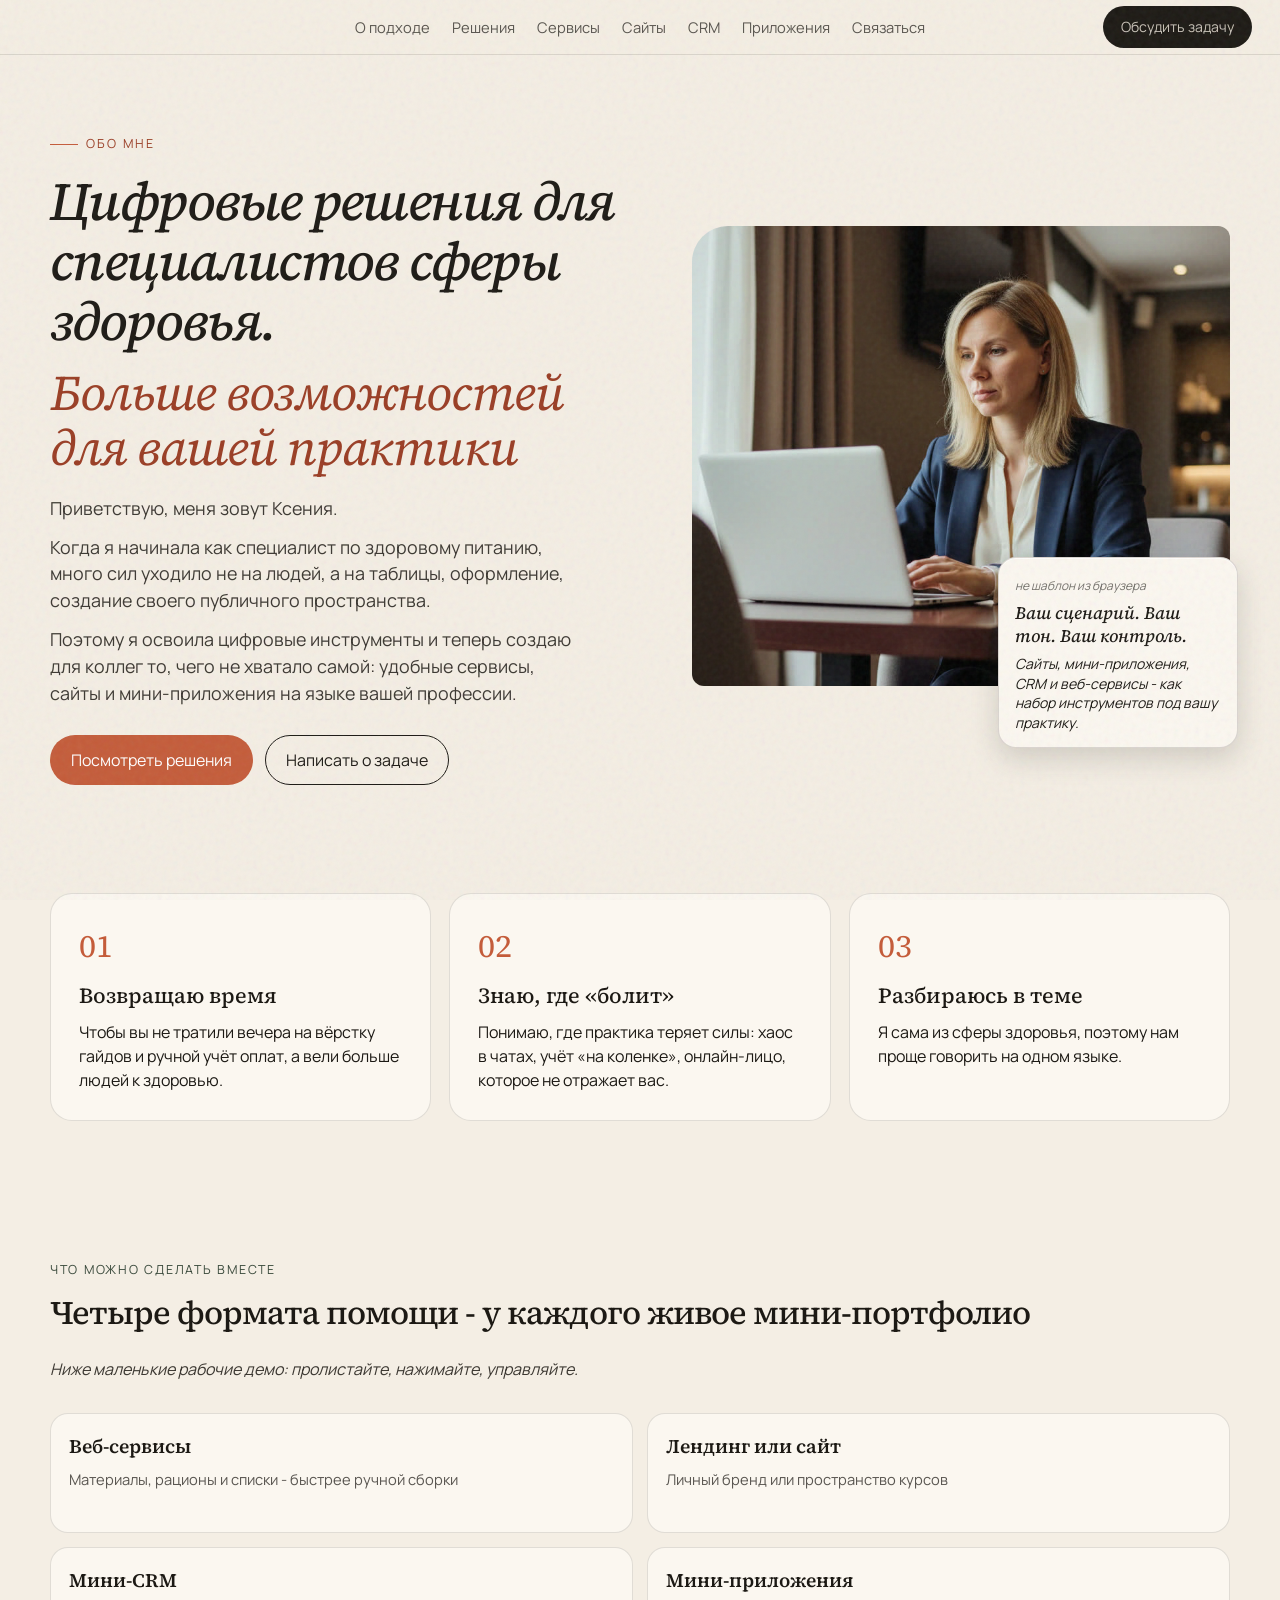
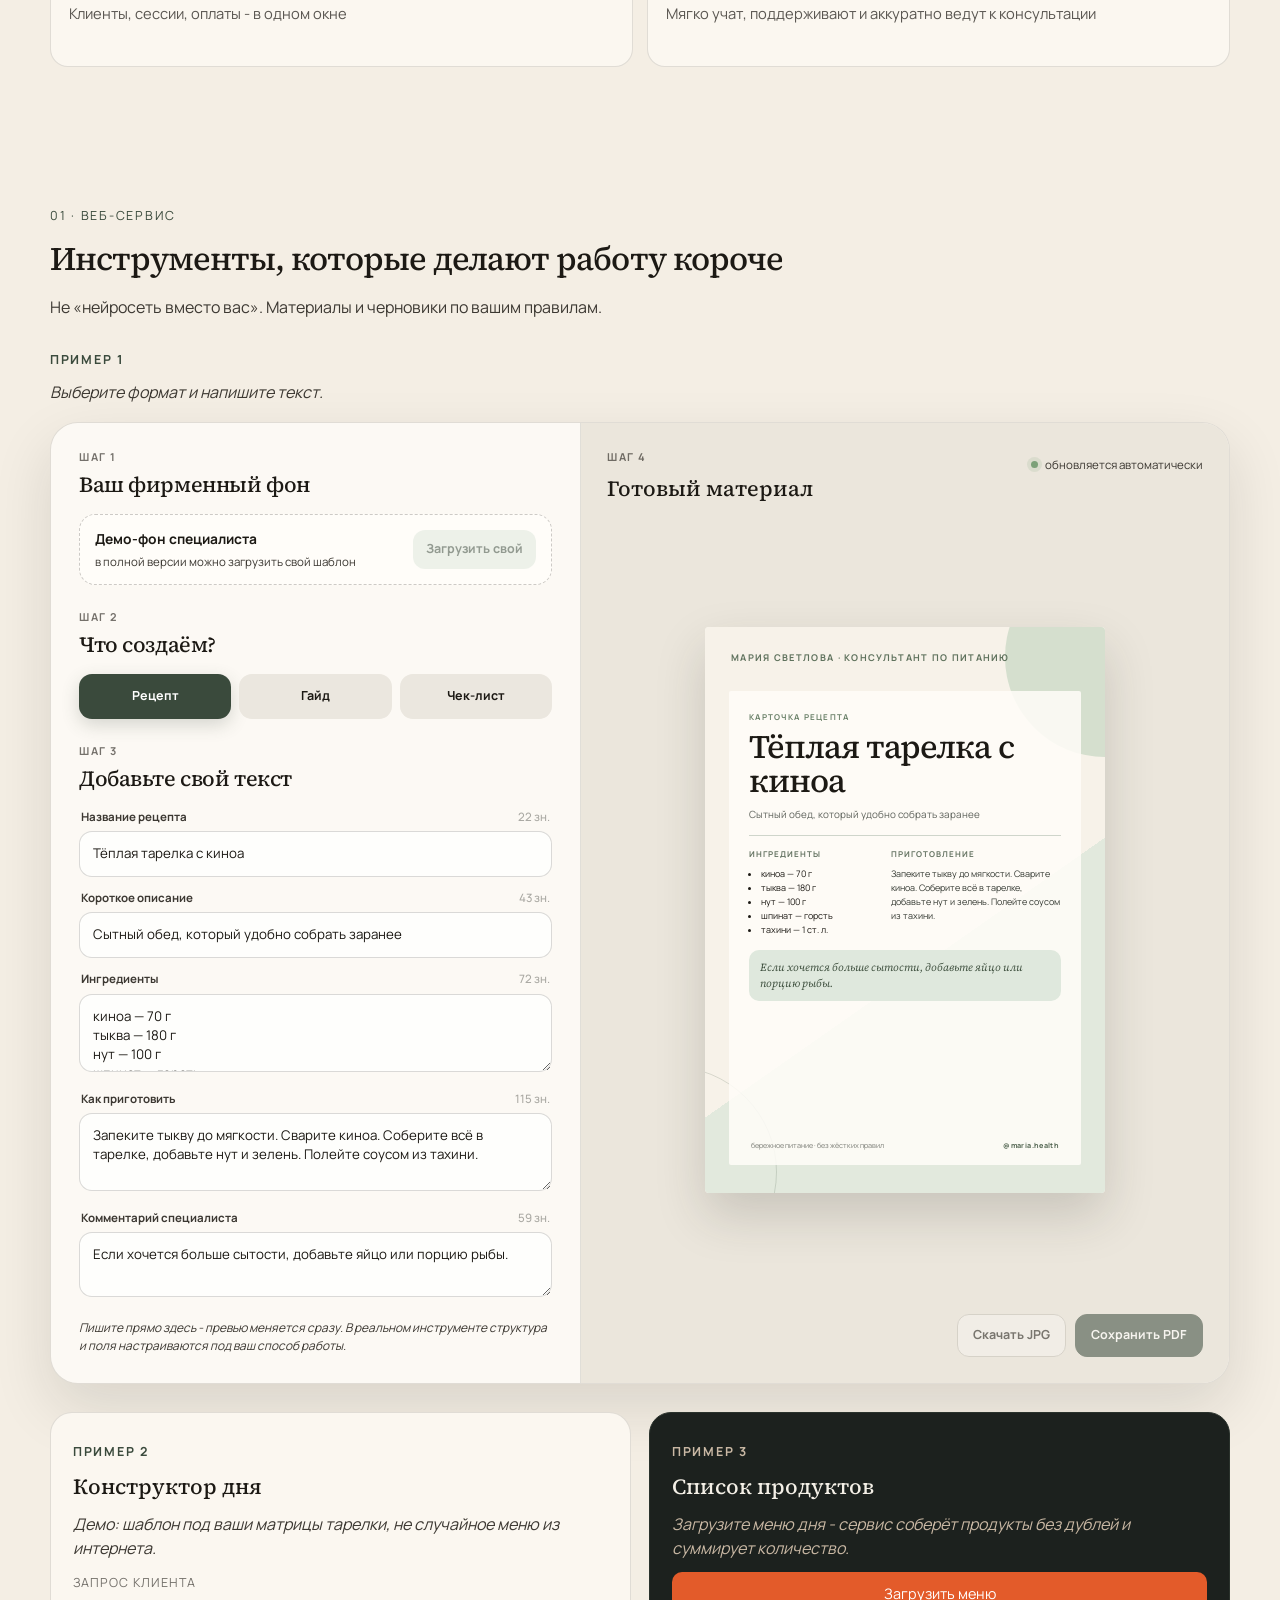
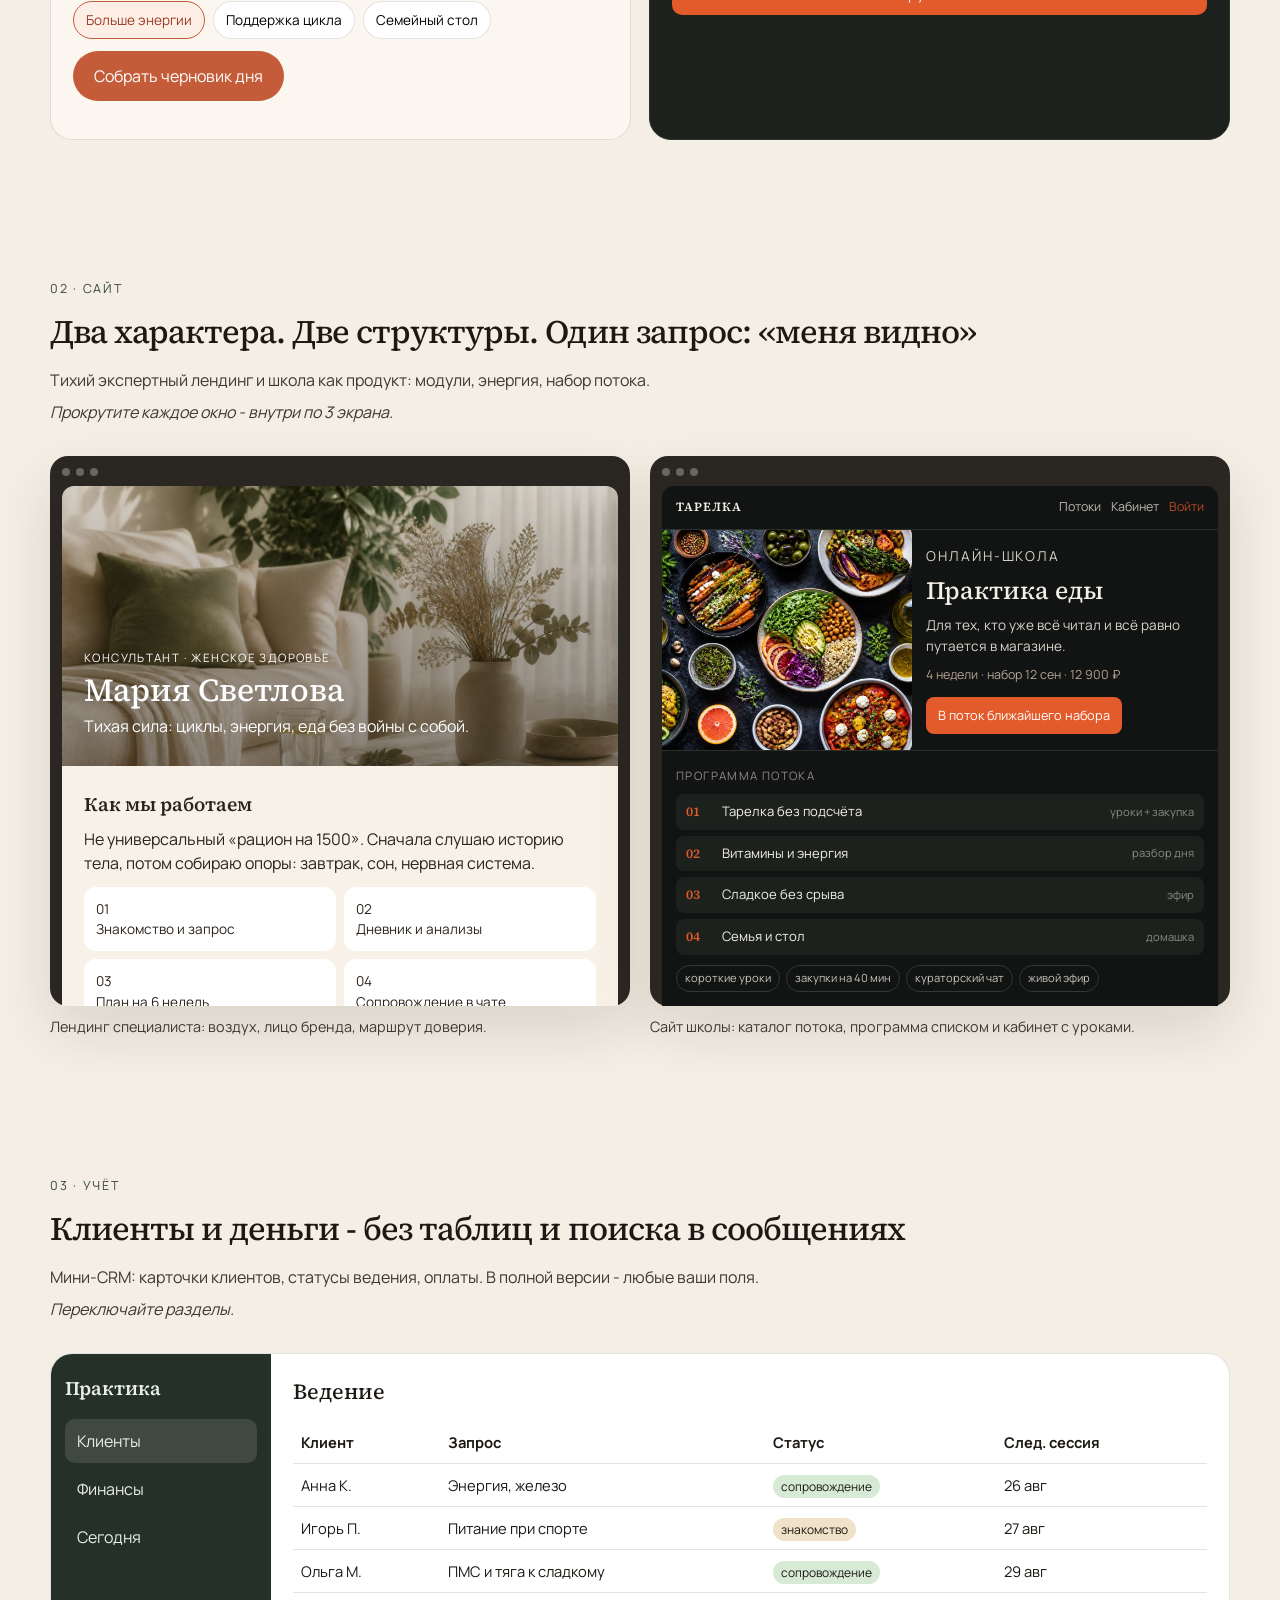
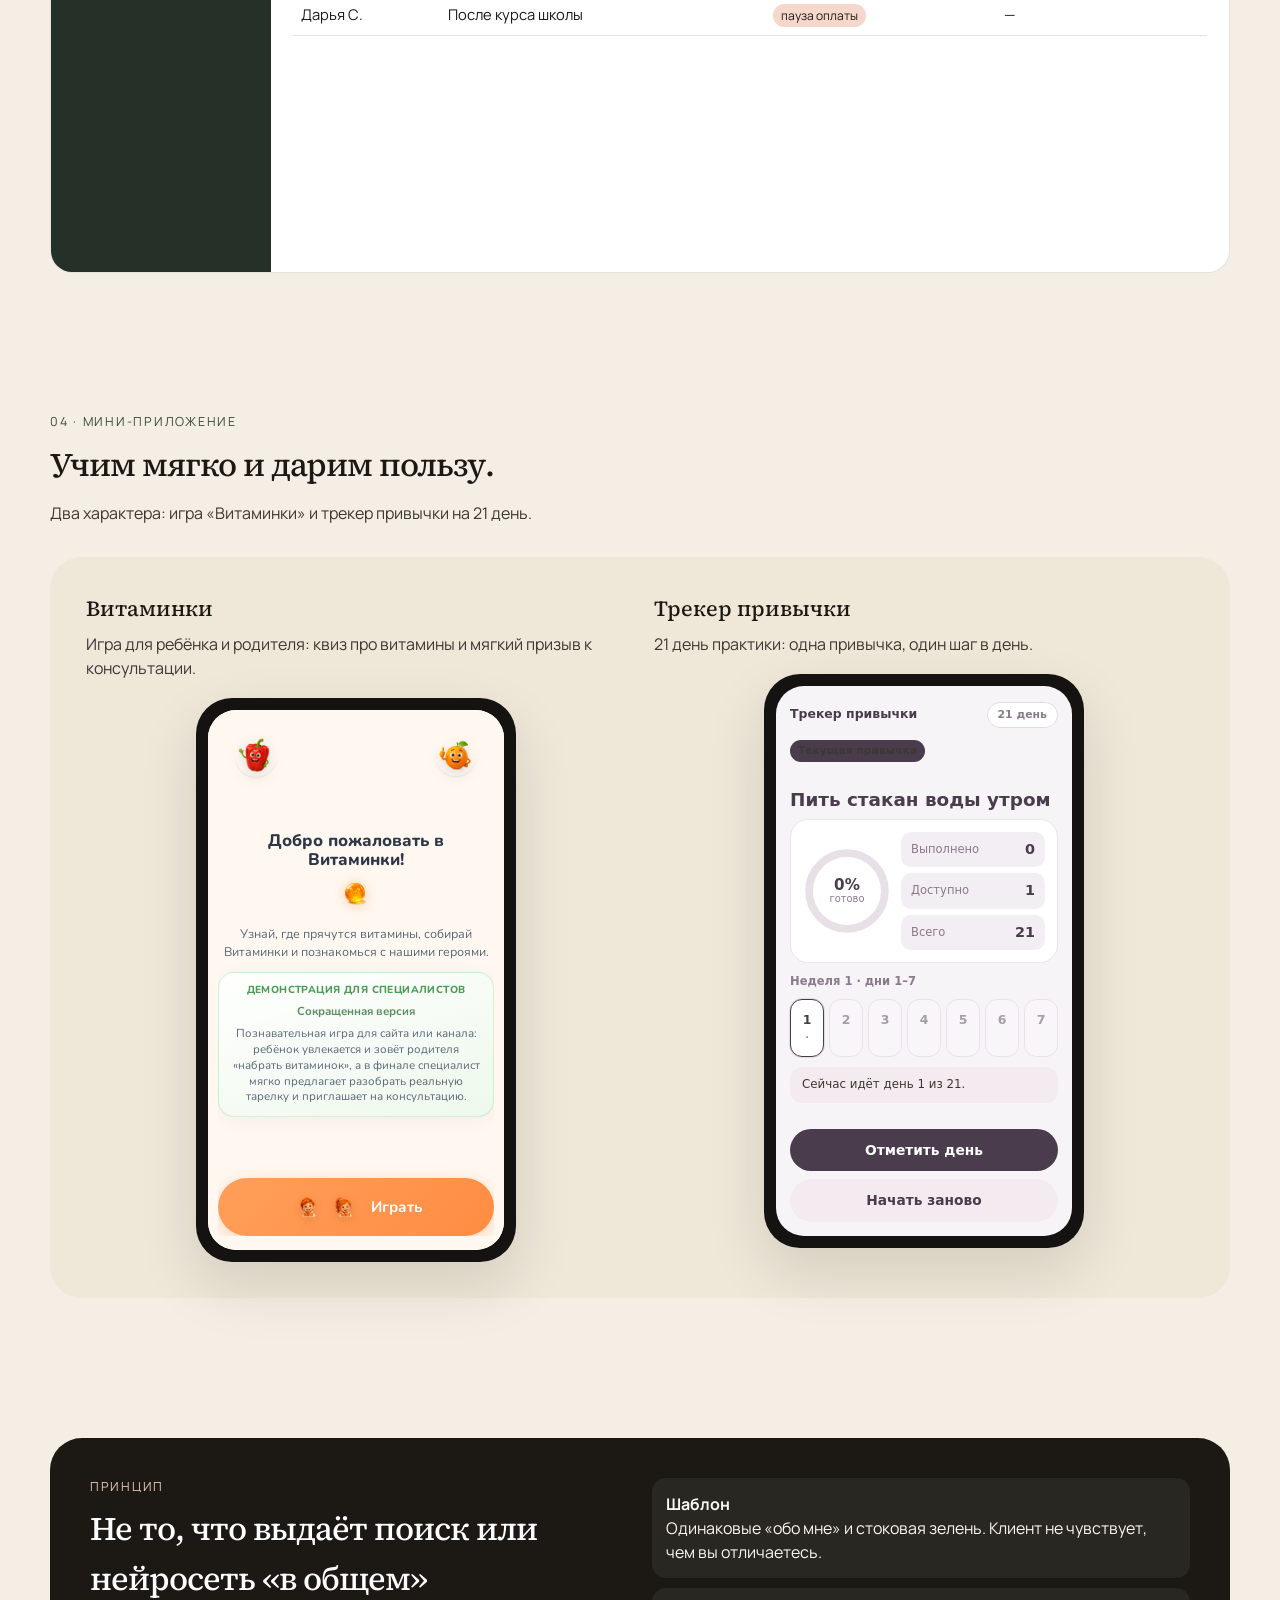
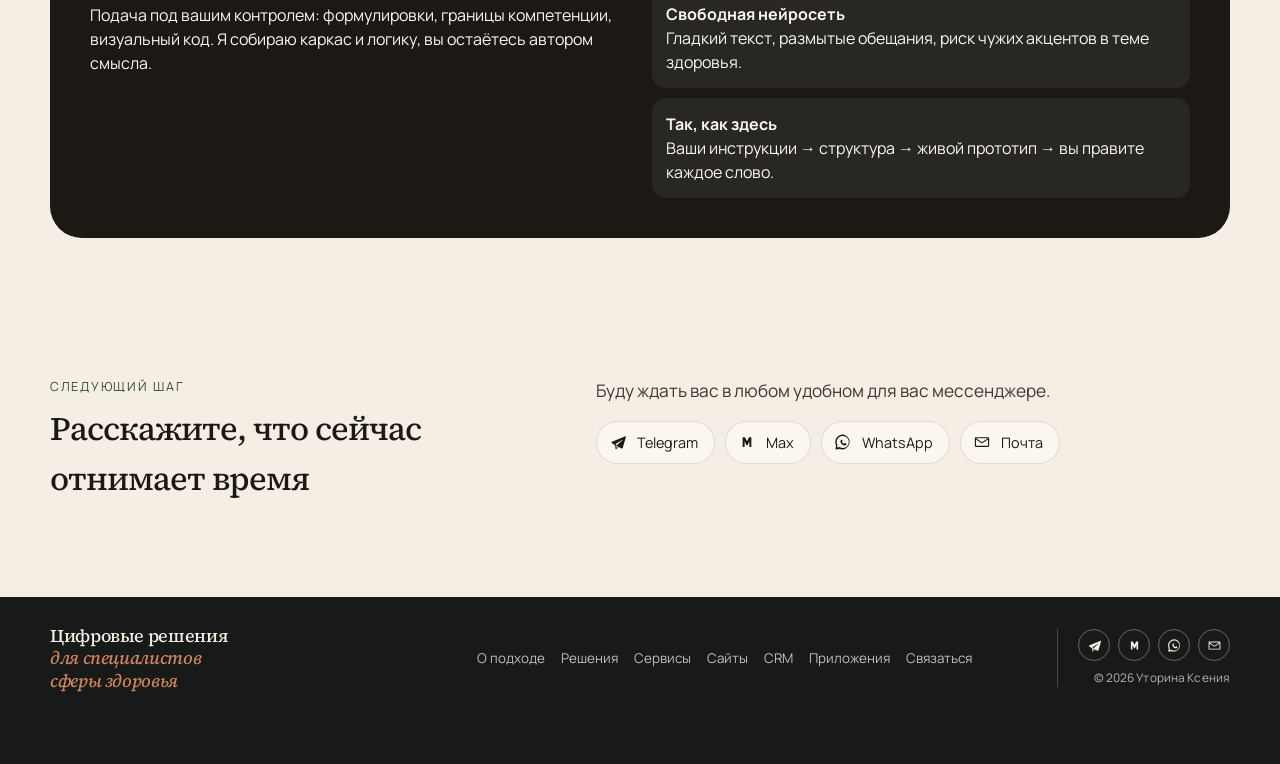
<file: index.html>
<!DOCTYPE html>
<html lang="ru">
<head>
  <meta charset="UTF-8" />
  <meta name="viewport" content="width=device-width, initial-scale=1.0" />
  <title>Цифровые решения для специалистов сферы здоровья</title>
  <meta name="description" content="Цифровые решения для специалистов сферы здоровья: сайты, сервисы и мини-приложения на языке вашей профессии." />
  <link rel="preload" href="fonts/manrope-cyrillic-400.woff2" as="font" type="font/woff2" crossorigin />
  <link rel="preload" href="fonts/manrope-latin-400.woff2" as="font" type="font/woff2" crossorigin />
  <link rel="preload" href="fonts/source-serif-4-cyrillic-500-normal.woff2" as="font" type="font/woff2" crossorigin />
  <link rel="preload" href="fonts/source-serif-4-cyrillic-500-italic.woff2" as="font" type="font/woff2" crossorigin />
  <link rel="preload" href="fonts/source-serif-4-latin-500-normal.woff2" as="font" type="font/woff2" crossorigin />
  <link rel="preload" href="fonts/source-serif-4-latin-500-italic.woff2" as="font" type="font/woff2" crossorigin />
  <link rel="stylesheet" href="css/fonts.css" />
  <link rel="stylesheet" href="css/styles.css" />
</head>
<body>
  <div class="grain" aria-hidden="true"></div>
  <header class="site-header">
    <button class="menu-btn" id="menuBtn" type="button" aria-label="Открыть меню" aria-controls="nav" aria-expanded="false">
      <span class="menu-btn-icon" aria-hidden="true">
        <span></span><span></span><span></span>
      </span>
    </button>
    <nav class="nav" id="nav">
      <a href="#about">О подходе</a>
      <a href="#services">Решения</a>
      <a href="#tools">Сервисы</a>
      <a href="#sites">Сайты</a>
      <a href="#crm">CRM</a>
      <a href="#apps">Приложения</a>
      <a href="#contact">Связаться</a>
    </nav>
    <a class="header-cta" href="#contact"><span class="shiny-text">Обсудить задачу</span></a>
  </header>

  <main id="top">
    <section class="wrap hero">
      <div>
        <p class="eyebrow">Обо мне</p>
        <h1>Цифровые решения для специалистов сферы здоровья. <span class="hero-h1-line">Больше возможностей для вашей практики</span></h1>
        <p class="lead">Приветствую, меня зовут Ксения.</p>
        <p class="lead">Когда я начинала как специалист по здоровому питанию, много сил уходило не на людей, а на таблицы, оформление, создание своего публичного пространства.</p>
        <p class="lead">Поэтому я освоила цифровые инструменты и теперь создаю для коллег то, чего не хватало самой: удобные сервисы, сайты и мини-приложения на языке вашей профессии.</p>
        <div class="hero-actions">
          <a class="btn btn-primary" href="#services">Посмотреть решения</a>
          <a class="btn btn-ghost" href="#contact">Написать о задаче</a>
        </div>
      </div>
      <div class="hero-visual">
        <img src="assets/hero-photo.jpg" alt="Ксения за работой за ноутбуком" width="800" height="1000" loading="eager" decoding="async" />
        <aside class="hero-card">
          <small>не шаблон из браузера</small>
          <strong>Ваш сценарий. Ваш тон. Ваш контроль.</strong>
          <p>Сайты, мини-приложения, CRM и веб-сервисы - как набор инструментов под вашу практику.</p>
        </aside>
      </div>
    </section>

    <section class="wrap truths" id="about">
      <article class="truth">
        <div class="num">01</div>
        <h3>Возвращаю время</h3>
        <p>Чтобы вы не тратили вечера на вёрстку гайдов и ручной учёт оплат, а вели больше людей к здоровью.</p>
      </article>
      <article class="truth">
        <div class="num">02</div>
        <h3>Знаю, где «болит»</h3>
        <p>Понимаю, где практика теряет силы: хаос в чатах, учёт «на коленке», онлайн-лицо, которое не отражает вас.</p>
      </article>
      <article class="truth">
        <div class="num">03</div>
        <h3>Разбираюсь в теме</h3>
        <p>Я сама из сферы здоровья, поэтому нам проще говорить на одном языке.</p>
      </article>
    </section>

    <section class="wrap section" id="services">
      <div class="section-head section-head-lead">
        <div>
          <p class="kicker">что можно сделать вместе</p>
          <h2>Четыре формата помощи&nbsp;-<br class="h2-break"> <span class="nowrap">у&nbsp;каждого</span> живое <span class="nowrap">мини-портфолио</span></h2>
        </div>
        <p class="hint">Ниже маленькие рабочие демо: пролистайте, нажимайте, управляйте.</p>
      </div>
      <div class="service-nav">
        <a href="#tools"><strong>Веб-сервисы</strong><span>Материалы, рационы и списки - быстрее ручной сборки</span></a>
        <a href="#sites"><strong>Лендинг или сайт</strong><span>Личный бренд или пространство курсов</span></a>
        <a href="#crm"><strong>Мини-CRM</strong><span>Клиенты, сессии, оплаты - в одном окне</span></a>
        <a href="#apps"><strong>Мини-приложения</strong><span>Мягко учат, поддерживают и аккуратно ведут к консультации</span></a>
      </div>
    </section>

    <section class="wrap section" id="tools">
      <div class="section-head">
        <div>
          <p class="kicker">01 · веб-сервис</p>
          <h2>Инструменты, которые делают работу короче</h2>
        </div>
        <div>
          <p class="muted">Не «нейросеть вместо вас». Материалы и черновики по вашим правилам.</p>
        </div>
      </div>

      <p class="example-label">Пример 1</p>
      <p class="hint material-studio-hint">Выберите формат и напишите текст.</p>
      <div class="material-studio" id="materialStudio">
        <div class="ms-workspace">
          <div class="ms-controls">
            <div class="ms-step">шаг 1</div>
            <div class="ms-section-title">Ваш фирменный фон</div>
            <div class="ms-upload">
              <div class="ms-upload-meta">
                <strong id="msFileTitle">Демо-фон специалиста</strong>
                <span id="msFileHint">в полной версии можно загрузить свой шаблон</span>
              </div>
              <button type="button" class="ms-soft-btn" disabled title="Доступно в полной версии">Загрузить свой</button>
            </div>

            <div class="ms-step">шаг 2</div>
            <div class="ms-section-title">Что создаём?</div>
            <div class="ms-formats" role="group" aria-label="Формат материала">
              <button type="button" class="ms-format-btn active" data-type="recipe">Рецепт</button>
              <button type="button" class="ms-format-btn" data-type="guide">Гайд</button>
              <button type="button" class="ms-format-btn" data-type="checklist">Чек-лист</button>
            </div>

            <div class="ms-step">шаг 3</div>
            <div class="ms-section-title">Добавьте свой текст</div>
            <div id="msFields" class="ms-fields"></div>
            <p class="hint ms-tip">Пишите прямо здесь - превью меняется сразу. В реальном инструменте структура и поля настраиваются под ваш способ работы.</p>
          </div>

          <div class="ms-preview-side">
            <div class="ms-preview-head">
              <div>
                <div class="ms-step">шаг 4</div>
                <h3>Готовый материал</h3>
              </div>
              <div class="ms-live">обновляется автоматически</div>
            </div>
            <div class="ms-paper-wrap">
              <div id="msPaper" class="ms-paper">
                <div class="ms-default-bg"></div>
                <div class="ms-doc-logo">Мария Светлова · Консультант по питанию</div>
                <div id="msDocumentLayer" class="ms-document-layer recipe"></div>
              </div>
            </div>
            <div class="ms-export-row">
              <button type="button" class="ms-export-btn" disabled title="Пример кнопки в полной версии">Скачать JPG</button>
              <button type="button" class="ms-export-btn ms-export-btn--primary" disabled title="Пример кнопки в полной версии">Сохранить PDF</button>
            </div>
          </div>
        </div>
      </div>

      <div class="tools tools-pair">
        <div class="tool constructor" id="dayConstructor">
          <p class="example-label">Пример 2</p>
          <h3>Конструктор дня</h3>
          <p class="hint">Демо: шаблон под ваши матрицы тарелки, не случайное меню из интернета.</p>
          <p class="tool-label">Запрос клиента</p>
          <div class="chip-pick" id="goalChips" role="group" aria-label="Запрос">
            <button type="button" class="chip on" data-goal="energy">Больше энергии</button>
            <button type="button" class="chip" data-goal="cycle">Поддержка цикла</button>
            <button type="button" class="chip" data-goal="family">Семейный стол</button>
          </div>
          <button class="btn btn-primary" type="button" id="buildDay">Собрать черновик дня</button>
          <div class="meal-board" id="mealBoard" hidden></div>
          <p class="hint" id="planHint" hidden>Черновик по вашей матрице. Финальные акценты - всегда за специалистом.</p>
        </div>

        <div class="tool shopper" id="shopService">
          <p class="example-label example-label--on-dark">Пример 3</p>
          <div class="shop-head">
            <h3>Список продуктов</h3>
            <p class="hint">Загрузите меню дня - сервис соберёт продукты без дублей и суммирует количество.</p>
          </div>
          <button class="shop-load" type="button" id="loadMenu">Загрузить меню</button>
          <div class="menu-day" id="menuDay" hidden></div>
          <button class="shop-make" type="button" id="makeList" hidden>Составить список продуктов</button>
          <div class="shop-list" id="shopList" hidden></div>
        </div>
      </div>
    </section>

    <section class="wrap section" id="sites">
      <div class="section-head">
        <div>
          <p class="kicker">02 · сайт</p>
          <h2>Два характера. Две структуры. Один запрос: «меня видно»</h2>
        </div>
        <div>
          <p class="muted">Тихий экспертный лендинг и школа как продукт: модули, энергия, набор потока.</p>
          <p class="hint">Прокрутите каждое окно - внутри по 3 экрана.</p>
        </div>
      </div>
      <div class="previews">
        <div>
          <div class="preview-frame">
            <div class="preview-bar"><i></i><i></i><i></i></div>
            <div class="preview-window" tabindex="0">
              <article class="mini-a">
                <div class="mini-hero">
                  <p class="mini-role">Консультант · женское здоровье</p>
                  <h4>Мария Светлова</h4>
                  <p>Тихая сила: циклы, энергия, еда без войны с собой.</p>
                </div>
                <div class="mini-section">
                  <h5>Как мы работаем</h5>
                  <p>Не универсальный «рацион на 1500». Сначала слушаю историю тела, потом собираю опоры: завтрак, сон, нервная система.</p>
                  <div class="mini-grid">
                    <div class="mini-card">01<br />Знакомство и запрос</div>
                    <div class="mini-card">02<br />Дневник и анализы</div>
                    <div class="mini-card">03<br />План на 6 недель</div>
                    <div class="mini-card">04<br />Сопровождение в чате</div>
                  </div>
                </div>
                <div class="mini-section">
                  <h5>Кому откликнется</h5>
                  <p>Если вы устали от жёстких схем и хотите, чтобы питание снова стало про жизнь, а не про контроль - это пространство для вас.</p>
                </div>
                <button class="mini-cta" type="button">Записаться на разговор</button>
              </article>
            </div>
          </div>
          <p class="preview-label">Лендинг специалиста: воздух, лицо бренда, маршрут доверия.</p>
        </div>
        <div>
          <div class="preview-frame">
            <div class="preview-bar"><i></i><i></i><i></i></div>
            <div class="preview-window" tabindex="0">
              <article class="mini-b">
                <header class="school-nav">
                  <strong>ТАРЕЛКА</strong>
                  <nav>
                    <span>Потоки</span>
                    <span>Кабинет</span>
                    <span class="school-login">Войти</span>
                  </nav>
                </header>
                <div class="school-split">
                  <div class="school-photo" role="img" aria-label="Стол школы ТАРЕЛКА"></div>
                  <div class="school-intro">
                    <p class="school-kicker">онлайн-школа</p>
                    <h4>Практика еды</h4>
                    <p>Для тех, кто уже всё читал и всё равно путается в магазине.</p>
                    <p class="school-meta">4 недели · набор 12 сен · 12 900 ₽</p>
                    <button class="school-buy" type="button">В поток ближайшего набора</button>
                  </div>
                </div>
                <div class="school-weeks">
                  <p class="school-label">Программа потока</p>
                  <ol>
                    <li><b>01</b><span>Тарелка без подсчёта</span><em>уроки + закупка</em></li>
                    <li><b>02</b><span>Витамины и энергия</span><em>разбор дня</em></li>
                    <li><b>03</b><span>Сладкое без срыва</span><em>эфир</em></li>
                    <li><b>04</b><span>Семья и стол</span><em>домашка</em></li>
                  </ol>
                  <div class="school-tags">
                    <span>короткие уроки</span>
                    <span>закупки на 40 мин</span>
                    <span>кураторский чат</span>
                    <span>живой эфир</span>
                  </div>
                </div>
                <div class="school-cab">
                  <aside>
                    <p class="school-label">Кабинет ученика</p>
                    <button type="button" class="on">Неделя 1 · Урок 2</button>
                    <button type="button">Неделя 1 · Закупка</button>
                    <button type="button">Неделя 2 · закрыто</button>
                    <button type="button">Чат потока</button>
                  </aside>
                  <div class="school-player">
                    <div class="school-video">▶ Что приготовить из того, что есть</div>
                    <p>Урок 12 мин. Дальше - список закупки и разбор в эфире раз в поток.</p>
                    <button class="school-next" type="button">Следующий урок →</button>
                  </div>
                </div>
              </article>
            </div>
          </div>
          <p class="preview-label">Сайт школы: каталог потока, программа списком и кабинет с уроками.</p>
        </div>
      </div>
    </section>

    <section class="wrap section" id="crm">
      <div class="section-head">
        <div>
          <p class="kicker">03 · учёт</p>
          <h2>Клиенты и&nbsp;деньги - без таблиц и поиска в сообщениях</h2>
        </div>
        <div>
          <p class="muted">Мини-CRM: карточки клиентов, статусы ведения, оплаты. В полной версии - любые ваши поля.</p>
          <p class="hint">Переключайте разделы.</p>
        </div>
      </div>
      <div class="crm" role="region" aria-label="Демо CRM">
        <aside class="crm-side">
          <h3>Практика</h3>
          <button type="button" class="active" data-crm="clients">Клиенты</button>
          <button type="button" data-crm="finance">Финансы</button>
          <button type="button" data-crm="today">Сегодня</button>
        </aside>
        <div class="crm-main">
          <div class="crm-view active" id="crm-clients">
            <h3 class="crm-view-title">Ведение</h3>
            <div class="table-wrap">
            <table class="table">
              <thead><tr><th>Клиент</th><th>Запрос</th><th>Статус</th><th>След. сессия</th></tr></thead>
              <tbody>
                <tr><td>Анна К.</td><td>Энергия, железо</td><td><span class="badge ok">сопровождение</span></td><td>26 авг</td></tr>
                <tr><td>Игорь П.</td><td>Питание при спорте</td><td><span class="badge">знакомство</span></td><td>27 авг</td></tr>
                <tr><td>Ольга М.</td><td>ПМС и тяга к сладкому</td><td><span class="badge ok">сопровождение</span></td><td>29 авг</td></tr>
                <tr><td>Дарья С.</td><td>После курса школы</td><td><span class="badge warn">пауза оплаты</span></td><td>—</td></tr>
              </tbody>
            </table>
            </div>
          </div>
          <div class="crm-view" id="crm-finance">
            <h3 class="crm-view-title">Август · касса</h3>
            <div class="finance-grid">
              <div class="finance-card in">
                <span>Приход</span>
                <strong>214 500 ₽</strong>
                <small>+12 сессий · школа · сопровождение</small>
              </div>
              <div class="finance-card out">
                <span>Расход</span>
                <strong>38 200 ₽</strong>
                <small>реклама · сервисы · налоги</small>
              </div>
              <div class="finance-card total">
                <span>Итого</span>
                <strong>176 300 ₽</strong>
                <small>чистый остаток за месяц</small>
              </div>
              <div class="finance-card wait">
                <span>Ожидают оплаты</span>
                <strong>41 000 ₽</strong>
                <small>2 счёта · Дарья С., поток школы</small>
              </div>
            </div>
            <div class="finance-list">
              <div class="finance-row"><span>18 авг</span><span>Анна К. · сопровождение</span><b class="plus">+18 000 ₽</b></div>
              <div class="finance-row"><span>20 авг</span><span>Реклама Telegram</span><b class="minus">−6 400 ₽</b></div>
              <div class="finance-row"><span>22 авг</span><span>Игорь П. · консультация</span><b class="plus">+7 500 ₽</b></div>
              <div class="finance-row"><span>23 авг</span><span>Счёт Дарье С. · ожидает</span><b class="pending">41 000 ₽</b></div>
            </div>
          </div>
          <div class="crm-view" id="crm-today">
            <h3 class="crm-view-title">Слоты на сегодня</h3>
            <p>11:00 — Анна К., разбор анализов</p>
            <p>14:30 — свободный слот (можно отдать боту)</p>
            <p>18:00 — Игорь П., коррекция рациона</p>
            <p class="hint crm-today-hint">Напоминания уходят из этой же карточки в любой удобный для вас мессенджер.</p>
          </div>
        </div>
      </div>
    </section>

    <section class="wrap section" id="apps">
      <div class="section-head">
        <div>
          <p class="kicker">04 · мини-приложение</p>
          <h2>Учим мягко и дарим пользу.</h2>
        </div>
        <p class="muted">Два характера: игра «Витаминки» и трекер привычки на 21 день.</p>
      </div>
      <div class="block phones">
        <div class="phone-col">
          <h3>Витаминки</h3>
          <p>Игра для ребёнка и родителя: квиз про витамины и мягкий призыв к консультации.</p>
          <div class="phone" aria-label="Демо игры Витаминки">
            <div class="phone-screen phone-screen--vitaminki">
              <iframe
                src="vitaminki-demo/index.html"
                title="Витаминки — демо"
                class="vitaminki-iframe"
                loading="lazy"
              ></iframe>
            </div>
          </div>
        </div>
        <div class="phone-col">
          <h3>Трекер привычки</h3>
          <p>21 день практики: одна привычка, один шаг в день.</p>
          <div class="phone" aria-label="Демо трекера привычки">
            <div class="phone-screen phone-screen--habit">
              <div class="habit-app" id="habitApp">
                <div class="habit-app-top">
                  <span class="habit-brand">Трекер привычки</span>
                  <span class="habit-badge">21 день</span>
                </div>
                <p class="habit-tag">Текущая привычка</p>
                <h4 class="habit-name">Пить стакан воды утром</h4>
                <div class="habit-summary">
                  <div class="habit-ring" aria-hidden="true">
                    <svg viewBox="0 0 36 36">
                      <circle class="habit-ring-bg" cx="18" cy="18" r="15.5"></circle>
                      <circle class="habit-ring-fg" id="habitRingFg" cx="18" cy="18" r="15.5"></circle>
                    </svg>
                    <div class="habit-ring-label">
                      <strong id="habitPct">0%</strong>
                      <span>готово</span>
                    </div>
                  </div>
                  <div class="habit-stats">
                    <div class="habit-stat"><span>Выполнено</span><strong id="habitDoneCount">0</strong></div>
                    <div class="habit-stat"><span>Доступно</span><strong id="habitOpenCount">1</strong></div>
                    <div class="habit-stat"><span>Всего</span><strong>21</strong></div>
                  </div>
                </div>
                <div class="habit-week-head">
                  <span id="habitWeekLabel">Неделя 1 · дни 1–7</span>
                </div>
                <div class="habit-days" id="habitDays"></div>
                <p class="habit-status" id="habitStatus">Сейчас идёт день 1 из 21.</p>
                <div class="habit-actions">
                  <button type="button" class="habit-btn habit-btn-mark" id="habitDone">Отметить день</button>
                  <button type="button" class="habit-btn habit-btn-reset" id="habitReset">Начать заново</button>
                </div>
              </div>
            </div>
          </div>
        </div>
      </div>
    </section>

    <section class="wrap section">
      <div class="principle">
        <div>
          <p class="kicker kicker--on-dark">принцип</p>
          <h2>Не то, что выдаёт поиск или нейросеть «в&nbsp;общем»</h2>
          <p>Подача под вашим контролем: формулировки, границы компетенции, визуальный код. Я собираю каркас и логику, вы остаётесь автором смысла.</p>
        </div>
        <div class="compare">
          <div><strong>Шаблон</strong><br />Одинаковые «обо мне» и стоковая зелень. Клиент не чувствует, чем вы отличаетесь.</div>
          <div><strong>Свободная нейросеть</strong><br />Гладкий текст, размытые обещания, риск чужих акцентов в теме здоровья.</div>
          <div><strong>Так, как здесь</strong><br />Ваши инструкции → структура → живой прототип → вы правите каждое слово.</div>
        </div>
      </div>
    </section>

    <section class="wrap section" id="contact">
      <div class="contact contact--direct">
        <div>
          <p class="kicker">следующий шаг</p>
          <h2>Расскажите, что сейчас отнимает время</h2>
        </div>
        <div class="contact-messengers-block">
          <p class="contact-invite">Буду ждать вас в любом удобном для вас мессенджере.</p>
          <div class="contact-messengers" aria-label="Написать в мессенджер">
            <a class="contact-messenger" href="https://t.me/kseniia_ut" target="_blank" rel="noopener noreferrer" aria-label="Telegram">
              <svg viewBox="0 0 24 24" aria-hidden="true"><path fill="currentColor" d="M21.8 4.3c.3-.1.6 0 .7.3.1.2.1.5 0 .7L18.3 20c-.1.4-.5.6-.9.5l-5.1-1.7-2.7 2.7c-.3.3-.8.1-.9-.3l-.4-4.4L3.4 13c-.4-.1-.5-.6-.2-.9l18.6-7.8ZM9.8 17.1l.3 2.9 2.1-2.1-2.4-.8Zm.9-1.1 7.5-6.7c.2-.2 0-.5-.2-.4l-9.3 5.7 2 2.4Z"/></svg>
              <span>Telegram</span>
            </a>
            <a class="contact-messenger" href="https://max.ru/u/f9LHodD0cOIx2mvBD_Qg5HGaVZJlKzXjYFgkLJpN4LfbTy6Zv2Y9YU4p8KQ" target="_blank" rel="noopener noreferrer" aria-label="Max">
              <svg viewBox="0 0 24 24" aria-hidden="true"><path fill="currentColor" d="M6.2 5.5h3.1l2.7 5.4 2.7-5.4h3.1v13h-2.6V11l-2.5 5.2h-1.4L8.8 11v7.5H6.2v-13Z"/></svg>
              <span>Max</span>
            </a>
            <a class="contact-messenger" href="https://wa.me/79213959923" target="_blank" rel="noopener noreferrer" aria-label="WhatsApp">
              <svg viewBox="0 0 24 24" aria-hidden="true"><path fill="currentColor" d="M12 2.1A9.9 9.9 0 0 0 2.7 16.4L2 22l5.7-.7A9.9 9.9 0 1 0 12 2.1Zm0 18a8.1 8.1 0 0 1-4.1-1.1l-.3-.2-3.4.4.4-3.3-.2-.3a8.1 8.1 0 1 1 7.6 4.5Zm4.4-6.1c-.2-.1-1.4-.7-1.6-.8-.2-.1-.4-.1-.5.1l-.7.9c-.1.1-.3.2-.5.1-1-.4-1.9-1.2-2.6-2.2-.1-.2 0-.3.1-.4l.6-.7c.1-.1.1-.3.1-.4l-.3-1.3c-.1-.3-.2-.4-.5-.4h-.5c-.2 0-.4.1-.6.3-.6.6-.9 1.5-.9 2.3 0 .1 0 .3.1.4.4 1.5 1.5 3 2.9 3.9l.4.2c1 .5 1.8.7 2.4.7.6 0 1.5-.2 1.9-.6.2-.2.4-.6.5-1 .1-.2 0-.3-.1-.4Z"/></svg>
              <span>WhatsApp</span>
            </a>
            <a class="contact-messenger" href="mailto:k.utorina@yandex.ru" aria-label="Почта">
              <svg viewBox="0 0 24 24" aria-hidden="true"><path fill="currentColor" d="M4 5.5h16c.8 0 1.5.7 1.5 1.5v10c0 .8-.7 1.5-1.5 1.5H4c-.8 0-1.5-.7-1.5-1.5V7c0-.8.7-1.5 1.5-1.5Zm0 1.5 8 5.2L20 7H4Zm16 10V8.8l-7.4 4.8c-.4.2-.8.2-1.2 0L4 8.8V17h16Z"/></svg>
              <span>Почта</span>
            </a>
          </div>
        </div>
      </div>
    </section>
  </main>

  <footer class="site-footer">
    <div class="wrap site-footer-inner">
      <p class="footer-brand">Цифровые решения <span>для специалистов сферы здоровья</span></p>
      <nav class="footer-nav" aria-label="Навигация в подвале">
        <a href="#about">О подходе</a>
        <a href="#services">Решения</a>
        <a href="#tools">Сервисы</a>
        <a href="#sites">Сайты</a>
        <a href="#crm">CRM</a>
        <a href="#apps">Приложения</a>
        <a href="#contact">Связаться</a>
      </nav>
      <div class="footer-aside">
        <div class="footer-social">
          <a class="footer-social-link" href="https://t.me/kseniia_ut" target="_blank" rel="noopener noreferrer" aria-label="Telegram">
            <svg viewBox="0 0 24 24" aria-hidden="true"><path fill="currentColor" d="M21.8 4.3c.3-.1.6 0 .7.3.1.2.1.5 0 .7L18.3 20c-.1.4-.5.6-.9.5l-5.1-1.7-2.7 2.7c-.3.3-.8.1-.9-.3l-.4-4.4L3.4 13c-.4-.1-.5-.6-.2-.9l18.6-7.8ZM9.8 17.1l.3 2.9 2.1-2.1-2.4-.8Zm.9-1.1 7.5-6.7c.2-.2 0-.5-.2-.4l-9.3 5.7 2 2.4Z"/></svg>
          </a>
          <a class="footer-social-link" href="https://max.ru/u/f9LHodD0cOIx2mvBD_Qg5HGaVZJlKzXjYFgkLJpN4LfbTy6Zv2Y9YU4p8KQ" target="_blank" rel="noopener noreferrer" aria-label="Max">
            <svg viewBox="0 0 24 24" aria-hidden="true"><path fill="currentColor" d="M6.2 5.5h3.1l2.7 5.4 2.7-5.4h3.1v13h-2.6V11l-2.5 5.2h-1.4L8.8 11v7.5H6.2v-13Z"/></svg>
          </a>
          <a class="footer-social-link" href="https://wa.me/79213959923" target="_blank" rel="noopener noreferrer" aria-label="WhatsApp">
            <svg viewBox="0 0 24 24" aria-hidden="true"><path fill="currentColor" d="M12 2.1A9.9 9.9 0 0 0 2.7 16.4L2 22l5.7-.7A9.9 9.9 0 1 0 12 2.1Zm0 18a8.1 8.1 0 0 1-4.1-1.1l-.3-.2-3.4.4.4-3.3-.2-.3a8.1 8.1 0 1 1 7.6 4.5Zm4.4-6.1c-.2-.1-1.4-.7-1.6-.8-.2-.1-.4-.1-.5.1l-.7.9c-.1.1-.3.2-.5.1-1-.4-1.9-1.2-2.6-2.2-.1-.2 0-.3.1-.4l.6-.7c.1-.1.1-.3.1-.4l-.3-1.3c-.1-.3-.2-.4-.5-.4h-.5c-.2 0-.4.1-.6.3-.6.6-.9 1.5-.9 2.3 0 .1 0 .3.1.4.4 1.5 1.5 3 2.9 3.9l.4.2c1 .5 1.8.7 2.4.7.6 0 1.5-.2 1.9-.6.2-.2.4-.6.5-1 .1-.2 0-.3-.1-.4Z"/></svg>
          </a>
          <a class="footer-social-link" href="mailto:k.utorina@yandex.ru" aria-label="Почта">
            <svg viewBox="0 0 24 24" aria-hidden="true"><path fill="currentColor" d="M4 5.5h16c.8 0 1.5.7 1.5 1.5v10c0 .8-.7 1.5-1.5 1.5H4c-.8 0-1.5-.7-1.5-1.5V7c0-.8.7-1.5 1.5-1.5Zm0 1.5 8 5.2L20 7H4Zm16 10V8.8l-7.4 4.8c-.4.2-.8.2-1.2 0L4 8.8V17h16Z"/></svg>
          </a>
        </div>
        <p class="footer-copy">© 2026 Уторина Ксения</p>
      </div>
    </div>
  </footer>
  <button class="to-top" id="toTop" type="button" aria-label="Наверх страницы">
    <span aria-hidden="true">↑</span>
    <span>наверх</span>
  </button>
  <script src="js/main.js"></script>
</body>
</html>
</file>
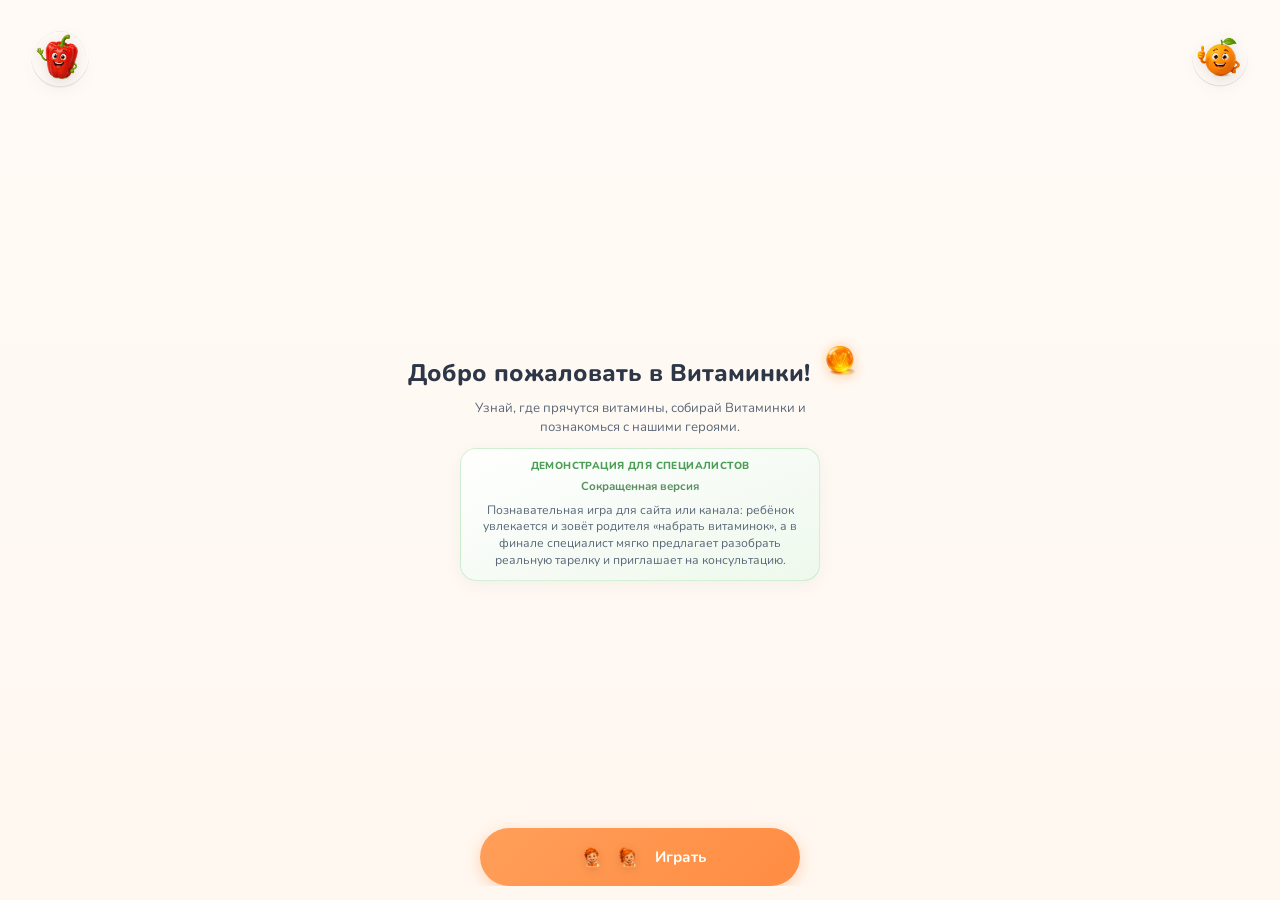
<file: vitaminki-demo/index.html>
<!DOCTYPE html>
<html lang="ru">
<head>
  <meta charset="UTF-8">
  <meta name="viewport" content="width=device-width, initial-scale=1.0, viewport-fit=cover">
  <meta name="theme-color" content="#fff8f0">
  <meta name="description" content="Витаминки — демо для сайта-визитки">
  <title>Витаминки · демо</title>
  <link rel="preconnect" href="https://fonts.googleapis.com">
  <link rel="preconnect" href="https://fonts.gstatic.com" crossorigin>
  <link href="https://fonts.googleapis.com/css2?family=Nunito:wght@400;600;700;800&display=swap" rel="stylesheet">
  <link rel="stylesheet" href="css/styles.css">
</head>
<body class="embed">
  <main id="app" aria-live="polite"></main>
  <script type="module" src="js/app.js"></script>
</body>
</html>
</file>
<file: css/fonts.css>
/* Локальные шрифты — без Google Fonts */

/* Source Serif 4 — заголовки (кириллица + латиница) */
@font-face {
  font-family: "Source Serif 4";
  font-style: normal;
  font-weight: 400;
  font-display: swap;
  src: url("../fonts/source-serif-4-cyrillic-400-normal.woff2") format("woff2");
  unicode-range: U+0301, U+0400-045F, U+0490-0491, U+04B0-04B1, U+2116;
}
@font-face {
  font-family: "Source Serif 4";
  font-style: normal;
  font-weight: 500;
  font-display: swap;
  src: url("../fonts/source-serif-4-cyrillic-500-normal.woff2") format("woff2");
  unicode-range: U+0301, U+0400-045F, U+0490-0491, U+04B0-04B1, U+2116;
}
@font-face {
  font-family: "Source Serif 4";
  font-style: normal;
  font-weight: 600;
  font-display: swap;
  src: url("../fonts/source-serif-4-cyrillic-600-normal.woff2") format("woff2");
  unicode-range: U+0301, U+0400-045F, U+0490-0491, U+04B0-04B1, U+2116;
}
@font-face {
  font-family: "Source Serif 4";
  font-style: italic;
  font-weight: 400;
  font-display: swap;
  src: url("../fonts/source-serif-4-cyrillic-400-italic.woff2") format("woff2");
  unicode-range: U+0301, U+0400-045F, U+0490-0491, U+04B0-04B1, U+2116;
}
@font-face {
  font-family: "Source Serif 4";
  font-style: italic;
  font-weight: 500;
  font-display: swap;
  src: url("../fonts/source-serif-4-cyrillic-500-italic.woff2") format("woff2");
  unicode-range: U+0301, U+0400-045F, U+0490-0491, U+04B0-04B1, U+2116;
}

@font-face {
  font-family: "Source Serif 4";
  font-style: normal;
  font-weight: 400;
  font-display: swap;
  src: url("../fonts/source-serif-4-latin-400-normal.woff2") format("woff2");
  unicode-range: U+0000-00FF, U+0131, U+0152-0153, U+02BB-02BC, U+02C6, U+02DA, U+02DC, U+0304, U+0308, U+0329, U+2000-206F, U+20AC, U+2122, U+2191, U+2193, U+2212, U+2215, U+FEFF, U+FFFD;
}
@font-face {
  font-family: "Source Serif 4";
  font-style: normal;
  font-weight: 500;
  font-display: swap;
  src: url("../fonts/source-serif-4-latin-500-normal.woff2") format("woff2");
  unicode-range: U+0000-00FF, U+0131, U+0152-0153, U+02BB-02BC, U+02C6, U+02DA, U+02DC, U+0304, U+0308, U+0329, U+2000-206F, U+20AC, U+2122, U+2191, U+2193, U+2212, U+2215, U+FEFF, U+FFFD;
}
@font-face {
  font-family: "Source Serif 4";
  font-style: normal;
  font-weight: 600;
  font-display: swap;
  src: url("../fonts/source-serif-4-latin-600-normal.woff2") format("woff2");
  unicode-range: U+0000-00FF, U+0131, U+0152-0153, U+02BB-02BC, U+02C6, U+02DA, U+02DC, U+0304, U+0308, U+0329, U+2000-206F, U+20AC, U+2122, U+2191, U+2193, U+2212, U+2215, U+FEFF, U+FFFD;
}
@font-face {
  font-family: "Source Serif 4";
  font-style: italic;
  font-weight: 400;
  font-display: swap;
  src: url("../fonts/source-serif-4-latin-400-italic.woff2") format("woff2");
  unicode-range: U+0000-00FF, U+0131, U+0152-0153, U+02BB-02BC, U+02C6, U+02DA, U+02DC, U+0304, U+0308, U+0329, U+2000-206F, U+20AC, U+2122, U+2191, U+2193, U+2212, U+2215, U+FEFF, U+FFFD;
}
@font-face {
  font-family: "Source Serif 4";
  font-style: italic;
  font-weight: 500;
  font-display: swap;
  src: url("../fonts/source-serif-4-latin-500-italic.woff2") format("woff2");
  unicode-range: U+0000-00FF, U+0131, U+0152-0153, U+02BB-02BC, U+02C6, U+02DA, U+02DC, U+0304, U+0308, U+0329, U+2000-206F, U+20AC, U+2122, U+2191, U+2193, U+2212, U+2215, U+FEFF, U+FFFD;
}

@font-face {
  font-family: "Source Serif 4";
  font-style: normal;
  font-weight: 400;
  font-display: swap;
  src: url("../fonts/source-serif-4-latin-ext-400-normal.woff2") format("woff2");
  unicode-range: U+0100-02BA, U+02BD-02C5, U+02C7-02CC, U+02CE-02D7, U+02DD-02FF, U+0304, U+0308, U+0329, U+1D00-1DBF, U+1E00-1E9F, U+1EF2-1EFF, U+2020, U+20A0-20AB, U+20AD-20C0, U+2113, U+2C60-2C7F, U+A720-A7FF;
}
@font-face {
  font-family: "Source Serif 4";
  font-style: normal;
  font-weight: 500;
  font-display: swap;
  src: url("../fonts/source-serif-4-latin-ext-500-normal.woff2") format("woff2");
  unicode-range: U+0100-02BA, U+02BD-02C5, U+02C7-02CC, U+02CE-02D7, U+02DD-02FF, U+0304, U+0308, U+0329, U+1D00-1DBF, U+1E00-1E9F, U+1EF2-1EFF, U+2020, U+20A0-20AB, U+20AD-20C0, U+2113, U+2C60-2C7F, U+A720-A7FF;
}
@font-face {
  font-family: "Source Serif 4";
  font-style: normal;
  font-weight: 600;
  font-display: swap;
  src: url("../fonts/source-serif-4-latin-ext-600-normal.woff2") format("woff2");
  unicode-range: U+0100-02BA, U+02BD-02C5, U+02C7-02CC, U+02CE-02D7, U+02DD-02FF, U+0304, U+0308, U+0329, U+1D00-1DBF, U+1E00-1E9F, U+1EF2-1EFF, U+2020, U+20A0-20AB, U+20AD-20C0, U+2113, U+2C60-2C7F, U+A720-A7FF;
}
@font-face {
  font-family: "Source Serif 4";
  font-style: italic;
  font-weight: 400;
  font-display: swap;
  src: url("../fonts/source-serif-4-latin-ext-400-italic.woff2") format("woff2");
  unicode-range: U+0100-02BA, U+02BD-02C5, U+02C7-02CC, U+02CE-02D7, U+02DD-02FF, U+0304, U+0308, U+0329, U+1D00-1DBF, U+1E00-1E9F, U+1EF2-1EFF, U+2020, U+20A0-20AB, U+20AD-20C0, U+2113, U+2C60-2C7F, U+A720-A7FF;
}
@font-face {
  font-family: "Source Serif 4";
  font-style: italic;
  font-weight: 500;
  font-display: swap;
  src: url("../fonts/source-serif-4-latin-ext-500-italic.woff2") format("woff2");
  unicode-range: U+0100-02BA, U+02BD-02C5, U+02C7-02CC, U+02CE-02D7, U+02DD-02FF, U+0304, U+0308, U+0329, U+1D00-1DBF, U+1E00-1E9F, U+1EF2-1EFF, U+2020, U+20A0-20AB, U+20AD-20C0, U+2113, U+2C60-2C7F, U+A720-A7FF;
}

/* Manrope — кириллица */
@font-face {
  font-family: "Manrope";
  font-style: normal;
  font-weight: 400;
  font-display: swap;
  src: url("../fonts/manrope-cyrillic-400.woff2") format("woff2");
  unicode-range: U+0301, U+0400-045F, U+0490-0491, U+04B0-04B1, U+2116;
}
@font-face {
  font-family: "Manrope";
  font-style: normal;
  font-weight: 500;
  font-display: swap;
  src: url("../fonts/manrope-cyrillic-500.woff2") format("woff2");
  unicode-range: U+0301, U+0400-045F, U+0490-0491, U+04B0-04B1, U+2116;
}
@font-face {
  font-family: "Manrope";
  font-style: normal;
  font-weight: 600;
  font-display: swap;
  src: url("../fonts/manrope-cyrillic-600.woff2") format("woff2");
  unicode-range: U+0301, U+0400-045F, U+0490-0491, U+04B0-04B1, U+2116;
}
@font-face {
  font-family: "Manrope";
  font-style: normal;
  font-weight: 700;
  font-display: swap;
  src: url("../fonts/manrope-cyrillic-700.woff2") format("woff2");
  unicode-range: U+0301, U+0400-045F, U+0490-0491, U+04B0-04B1, U+2116;
}

/* Manrope — латиница */
@font-face {
  font-family: "Manrope";
  font-style: normal;
  font-weight: 400;
  font-display: swap;
  src: url("../fonts/manrope-latin-400.woff2") format("woff2");
  unicode-range: U+0000-00FF, U+0131, U+0152-0153, U+02BB-02BC, U+02C6, U+02DA, U+02DC, U+0304, U+0308, U+0329, U+2000-206F, U+20AC, U+2122, U+2191, U+2193, U+2212, U+2215, U+FEFF, U+FFFD;
}
@font-face {
  font-family: "Manrope";
  font-style: normal;
  font-weight: 500;
  font-display: swap;
  src: url("../fonts/manrope-latin-500.woff2") format("woff2");
  unicode-range: U+0000-00FF, U+0131, U+0152-0153, U+02BB-02BC, U+02C6, U+02DA, U+02DC, U+0304, U+0308, U+0329, U+2000-206F, U+20AC, U+2122, U+2191, U+2193, U+2212, U+2215, U+FEFF, U+FFFD;
}
@font-face {
  font-family: "Manrope";
  font-style: normal;
  font-weight: 600;
  font-display: swap;
  src: url("../fonts/manrope-latin-600.woff2") format("woff2");
  unicode-range: U+0000-00FF, U+0131, U+0152-0153, U+02BB-02BC, U+02C6, U+02DA, U+02DC, U+0304, U+0308, U+0329, U+2000-206F, U+20AC, U+2122, U+2191, U+2193, U+2212, U+2215, U+FEFF, U+FFFD;
}
@font-face {
  font-family: "Manrope";
  font-style: normal;
  font-weight: 700;
  font-display: swap;
  src: url("../fonts/manrope-latin-700.woff2") format("woff2");
  unicode-range: U+0000-00FF, U+0131, U+0152-0153, U+02BB-02BC, U+02C6, U+02DA, U+02DC, U+0304, U+0308, U+0329, U+2000-206F, U+20AC, U+2122, U+2191, U+2193, U+2212, U+2215, U+FEFF, U+FFFD;
}

/* Manrope — расширенная латиница */
@font-face {
  font-family: "Manrope";
  font-style: normal;
  font-weight: 400;
  font-display: swap;
  src: url("../fonts/manrope-latin-ext-400.woff2") format("woff2");
  unicode-range: U+0100-02BA, U+02BD-02C5, U+02C7-02CC, U+02CE-02D7, U+02DD-02FF, U+0304, U+0308, U+0329, U+1D00-1DBF, U+1E00-1E9F, U+1EF2-1EFF, U+2020, U+20A0-20AB, U+20AD-20C0, U+2113, U+2C60-2C7F, U+A720-A7FF;
}
@font-face {
  font-family: "Manrope";
  font-style: normal;
  font-weight: 500;
  font-display: swap;
  src: url("../fonts/manrope-latin-ext-500.woff2") format("woff2");
  unicode-range: U+0100-02BA, U+02BD-02C5, U+02C7-02CC, U+02CE-02D7, U+02DD-02FF, U+0304, U+0308, U+0329, U+1D00-1DBF, U+1E00-1E9F, U+1EF2-1EFF, U+2020, U+20A0-20AB, U+20AD-20C0, U+2113, U+2C60-2C7F, U+A720-A7FF;
}
@font-face {
  font-family: "Manrope";
  font-style: normal;
  font-weight: 600;
  font-display: swap;
  src: url("../fonts/manrope-latin-ext-600.woff2") format("woff2");
  unicode-range: U+0100-02BA, U+02BD-02C5, U+02C7-02CC, U+02CE-02D7, U+02DD-02FF, U+0304, U+0308, U+0329, U+1D00-1DBF, U+1E00-1E9F, U+1EF2-1EFF, U+2020, U+20A0-20AB, U+20AD-20C0, U+2113, U+2C60-2C7F, U+A720-A7FF;
}
@font-face {
  font-family: "Manrope";
  font-style: normal;
  font-weight: 700;
  font-display: swap;
  src: url("../fonts/manrope-latin-ext-700.woff2") format("woff2");
  unicode-range: U+0100-02BA, U+02BD-02C5, U+02C7-02CC, U+02CE-02D7, U+02DD-02FF, U+0304, U+0308, U+0329, U+1D00-1DBF, U+1E00-1E9F, U+1EF2-1EFF, U+2020, U+20A0-20AB, U+20AD-20C0, U+2113, U+2C60-2C7F, U+A720-A7FF;
}
</file>
<file: css/styles.css>
:root {
  --cream: #f4eee4;
  --paper: #fbf7f0;
  --ink: #1c1914;
  --ink-soft: #3c3832;
  --clay: #c45c3a;
  --clay-deep: #9a3d24;
  --moss: #3a4a3c;
  --sage: #8aa084;
  --blush: #e8c9b8;
  --gold: #c4a46a;
  --line: rgba(28, 25, 20, 0.12);
  --shadow: 0 24px 60px rgba(28, 25, 20, 0.12);
  --radius: 22px;
  --font-serif: "Source Serif 4", "Times New Roman", serif;
  --font-sans: "Manrope", "Segoe UI", sans-serif;
}

* { box-sizing: border-box; margin: 0; padding: 0; }
html { scroll-behavior: smooth; }
body {
  font-family: var(--font-sans);
  color: var(--ink);
  background: var(--cream);
  line-height: 1.5;
  overflow-x: clip;
}
img { max-width: 100%; height: auto; display: block; }
a { color: inherit; text-decoration: none; }
button, input, textarea, select { font: inherit; }
button { cursor: pointer; }
input, textarea, select { max-width: 100%; }

.grain {
  pointer-events: none;
  position: fixed;
  inset: 0;
  z-index: 80;
  opacity: 0.07;
  background-image: url("data:image/svg+xml,%3Csvg viewBox='0 0 200 200' xmlns='http://www.w3.org/2000/svg'%3E%3Cfilter id='n'%3E%3CfeTurbulence type='fractalNoise' baseFrequency='0.85' numOctaves='3' stitchTiles='stitch'/%3E%3C/filter%3E%3Crect width='100%25' height='100%25' filter='url(%23n)'/%3E%3C/svg%3E");
}

.wrap { width: min(1180px, calc(100% - 40px)); margin: 0 auto; }

.site-header {
  position: sticky;
  top: 0;
  z-index: 50;
  display: flex;
  align-items: center;
  justify-content: center;
  gap: 22px;
  padding: 16px 28px;
  background: rgba(244, 238, 228, 0.86);
  backdrop-filter: blur(16px);
  border-bottom: 1px solid var(--line);
}
.nav {
  display: flex;
  gap: 22px;
  font-size: 0.92rem;
}
.nav a { opacity: 0.72; }
.nav a:hover, .nav a.is-active { opacity: 1; }
.header-cta {
  position: absolute;
  right: 28px;
  background: var(--ink);
  color: var(--paper);
  border: 0;
  border-radius: 999px;
  padding: 10px 18px;
  font-size: 0.88rem;
}
.header-cta .shiny-text {
  display: inline-block;
  background-image: linear-gradient(
    120deg,
    #c9c3b8 0%,
    #c9c3b8 35%,
    #ffffff 50%,
    #c9c3b8 65%,
    #c9c3b8 100%
  );
  background-size: 200% auto;
  background-position: 150% center;
  -webkit-background-clip: text;
  background-clip: text;
  -webkit-text-fill-color: transparent;
  color: transparent;
  animation: shiny-text-sweep 2.6s linear infinite;
}
@keyframes shiny-text-sweep {
  0% { background-position: 150% center; }
  77% { background-position: -50% center; }
  100% { background-position: -50% center; }
}
@media (prefers-reduced-motion: reduce) {
  .header-cta .shiny-text {
    animation: none;
    background: none;
    -webkit-text-fill-color: var(--paper);
    color: var(--paper);
  }
}
.menu-btn {
  display: none;
  align-items: center;
  justify-content: center;
  width: 42px;
  height: 42px;
  padding: 0;
  background: transparent;
  border: 0;
  border-radius: 12px;
  color: var(--ink);
}
.menu-btn:hover { background: rgba(28, 25, 20, 0.05); }
.menu-btn-icon {
  display: flex;
  flex-direction: column;
  justify-content: center;
  gap: 5px;
  width: 20px;
}
.menu-btn-icon span {
  display: block;
  height: 1.5px;
  width: 100%;
  background: currentColor;
  border-radius: 2px;
  transition: transform 0.2s ease, opacity 0.2s ease;
}
.menu-btn[aria-expanded="true"] .menu-btn-icon span:nth-child(1) {
  transform: translateY(6.5px) rotate(45deg);
}
.menu-btn[aria-expanded="true"] .menu-btn-icon span:nth-child(2) {
  opacity: 0;
}
.menu-btn[aria-expanded="true"] .menu-btn-icon span:nth-child(3) {
  transform: translateY(-6.5px) rotate(-45deg);
}

.hero { padding: 72px 0 88px; display: grid; grid-template-columns: 1.05fr 0.95fr; gap: 48px; align-items: center; }
.eyebrow {
  display: inline-flex;
  gap: 8px;
  align-items: center;
  font-size: 0.78rem;
  letter-spacing: 0.16em;
  text-transform: uppercase;
  color: var(--clay-deep);
  margin-bottom: 18px;
}
.eyebrow::before { content: ""; width: 28px; height: 1px; background: var(--clay); }
.hero h1 {
  font-family: var(--font-serif);
  font-size: clamp(calc(1.85rem - 4pt), calc(4.6vw - 4pt), calc(4.4rem - 4pt));
  font-weight: 500;
  font-style: italic;
  line-height: 1.12;
  letter-spacing: -0.03em;
  margin-bottom: 18px;
  overflow-wrap: anywhere;
}
.hero-h1-line {
  display: block;
  margin-top: 0.28em;
  font-size: calc(1em - 3pt);
  font-weight: 400;
  color: var(--clay-deep);
  letter-spacing: -0.02em;
}
.lead { font-size: 1.12rem; color: var(--ink-soft); max-width: 48ch; margin-top: 12px; }
.hero-actions { display: flex; gap: 12px; margin-top: 28px; flex-wrap: wrap; }
.btn {
  display: inline-flex;
  align-items: center;
  justify-content: center;
  border-radius: 999px;
  padding: 12px 20px;
  border: 1px solid transparent;
}
.btn-primary { background: var(--clay); color: #fff; }
.btn-ghost { background: transparent; border-color: var(--ink); }
.hero-visual {
  position: relative;
  overflow: visible;
}
.hero-visual img {
  width: 100%;
  height: 460px;
  object-fit: cover;
  object-position: center 18%;
  border-radius: 36px 12px 36px 12px;
  display: block;
}
.hero-card {
  position: absolute;
  right: -8px;
  top: 72%;
  width: min(240px, calc(100% - 40px));
  background: var(--paper);
  padding: 14px 16px;
  border-radius: 18px;
  border: 1.5px solid rgba(45, 42, 38, 0.16);
  box-shadow:
    0 1px 0 rgba(255, 255, 255, 0.75) inset,
    0 10px 28px rgba(45, 42, 38, 0.18);
  font-style: italic;
  z-index: 3;
}
.hero-card small { opacity: 0.6; font-size: 0.75rem; }
.hero-card strong { display: block; font-family: var(--font-serif); font-size: 1.1rem; margin: 6px 0; font-weight: 500; line-height: 1.3; }
.hero-card p { font-size: 0.88rem; line-height: 1.4; margin: 0; }
.hint { font-style: italic; color: var(--ink-soft); }

.truths { display: grid; grid-template-columns: repeat(3, 1fr); gap: 18px; padding: 20px 0 70px; }
.truth {
  background: var(--paper);
  border-radius: var(--radius);
  padding: 28px;
  min-height: 210px;
  border: 1px solid var(--line);
}
.num { font-family: var(--font-serif); font-size: 2rem; color: var(--clay); }
.truth h3,
.tool h3,
.phone-col h3,
.crm-view-title,
.ms-preview-head h3 {
  font-family: var(--font-serif);
  font-size: 1.35rem;
  font-weight: 500;
  margin: 10px 0 8px;
}
.phone-col h3 { margin: 0 0 6px; }
.tool h3 { margin-bottom: 8px; }
.crm-view-title { margin: 0 0 12px; }
.ms-preview-head h3 { margin: 0; }

.section { padding: 70px 0; }
.section-head {
  display: grid;
  grid-template-columns: 1fr;
  gap: 12px;
  margin-bottom: 32px;
  align-items: start;
}
.section-head .hint { margin-top: 8px; }
.section-head .muted + .muted { margin-top: 4px; }
.section-head-lead {
  grid-template-columns: 1fr;
  gap: 12px;
}
.nowrap { white-space: nowrap; }
.h2-break { display: none; }
.kicker { font-size: 0.78rem; letter-spacing: 0.14em; text-transform: uppercase; color: var(--moss); margin-bottom: 8px; }
.kicker--on-dark { color: #e8c9b8; }
.mini-role {
  letter-spacing: 0.12em;
  text-transform: uppercase;
  font-size: 0.72rem;
}
.section h2,
.principle h2,
.contact h2 {
  font-family: var(--font-serif);
  font-size: clamp(1.5rem, 2.8vw, 2.05rem);
  font-weight: 500;
  letter-spacing: -0.03em;
  overflow-wrap: break-word;
  white-space: normal;
}
@media (max-width: 960px) {
  .h2-break { display: block; }
}
.muted { color: var(--ink-soft); }

.service-nav { display: grid; grid-template-columns: repeat(2, 1fr); gap: 14px; }
.service-nav a {
  background: var(--paper);
  border: 1px solid var(--line);
  border-radius: 18px;
  padding: 18px;
  min-height: 120px;
  transition: transform 0.2s ease, box-shadow 0.2s ease;
}
.service-nav a:hover { transform: translateY(-3px); box-shadow: var(--shadow); }
.service-nav strong { display: block; font-family: var(--font-serif); font-size: 1.2rem; margin-bottom: 6px; }
.service-nav span { font-size: 0.92rem; opacity: 0.72; }

.block { background: #efe7d8; border-radius: 32px; padding: 36px; }
.block-light { background: var(--paper); border: 1px solid var(--line); }

.phones { display: grid; grid-template-columns: 1fr 1fr; gap: 28px; }
.phone-col p { margin-bottom: 18px; color: var(--ink-soft); }
.phone {
  width: min(320px, 100%);
  margin: 0 auto;
  background: #151311;
  border-radius: 36px;
  padding: 12px;
  box-shadow: var(--shadow);
}
.phone-screen {
  background: #fff8f1;
  border-radius: 28px;
  min-height: 540px;
  overflow: hidden;
  position: relative;
}
.app-screen { padding: 22px 18px 18px; min-height: 540px; display: none; }
.app-screen.active { display: block; }
.app-top { display: flex; justify-content: space-between; font-size: 0.75rem; opacity: 0.55; margin-bottom: 16px; }
.app-title { font-family: var(--font-serif); font-size: 1.55rem; line-height: 1.15; margin-bottom: 10px; }
.chip-row { display: flex; flex-wrap: wrap; gap: 8px; margin: 16px 0; }
.chip, .choice {
  border: 1px solid var(--line);
  background: #fff;
  border-radius: 999px;
  padding: 10px 12px;
}
.choice { width: 100%; text-align: left; border-radius: 14px; margin-bottom: 8px; }
.choice:hover, .choice.picked { border-color: var(--clay); background: #fdeee6; }
.app-cta {
  width: 100%;
  margin-top: 14px;
  background: var(--moss);
  color: #fff;
  border: 0;
  border-radius: 14px;
  padding: 12px;
}
.dots { display: grid; grid-template-columns: repeat(7, 1fr); gap: 6px; margin: 16px 0; }
.dot {
  aspect-ratio: 1;
  border-radius: 50%;
  border: 0;
  background: #eadfd2;
}
.dot.done { background: var(--sage); }
.dot.today { outline: 2px solid var(--clay); background: var(--clay); }

.previews { display: grid; grid-template-columns: 1fr 1fr; gap: 20px; }
.preview-frame {
  background: #2a2622;
  border-radius: 18px;
  padding: 12px 12px 0;
  box-shadow: var(--shadow);
}
.preview-bar { display: flex; gap: 6px; margin-bottom: 10px; }
.preview-bar i { width: 8px; height: 8px; border-radius: 50%; background: #6b645c; }
.preview-window {
  height: 520px;
  overflow: auto;
  background: #fff;
  border-radius: 12px 12px 0 0;
  scrollbar-width: thin;
}
.preview-label { font-size: 0.9rem; margin-top: 10px; color: var(--ink-soft); }

.mini-a { background: #f7f1e8; color: #2b241c; }
.mini-hero { padding: 28px 22px; min-height: 280px; background: linear-gradient(180deg, rgba(43,36,28,0.18), rgba(43,36,28,0.55)), url("../assets/landing-serene.jpg") center/cover; color: #fff; display: flex; flex-direction: column; justify-content: flex-end; }
.mini-hero h4 { font-family: var(--font-serif); font-size: 2rem; font-weight: 500; }
.mini-section { padding: 24px 22px; }
.mini-a h5, .mini-b h5 { font-family: var(--font-serif); font-size: 1.2rem; margin-bottom: 8px; }
.mini-grid { display: grid; grid-template-columns: 1fr 1fr; gap: 8px; margin-top: 12px; }
.mini-card { background: #fff; border-radius: 12px; padding: 12px; font-size: 0.85rem; }
.mini-cta { margin: 8px 22px 28px; background: #2b241c; color: #fff; border: 0; width: calc(100% - 44px); padding: 12px; border-radius: 999px; }

.mini-b { background: #121413; color: #f3efe6; }
.school-nav {
  display: flex;
  justify-content: space-between;
  align-items: center;
  padding: 12px 14px;
  border-bottom: 1px solid #2a302c;
  font-size: 0.78rem;
}
.school-nav strong { font-family: var(--font-serif); letter-spacing: 0.08em; }
.school-nav nav { display: flex; gap: 10px; opacity: 0.75; }
.school-login { color: #e35b2a; opacity: 1; }
.school-split { display: grid; grid-template-columns: 0.9fr 1.1fr; min-height: 220px; }
.school-photo {
  background: url("../assets/landing-school.jpg") center/cover;
  min-height: 180px;
}
.school-intro { padding: 16px 14px; display: flex; flex-direction: column; justify-content: center; }
.school-kicker { letter-spacing: 0.14em; text-transform: uppercase; font-size: 0.68rem; opacity: 0.7; margin-bottom: 6px; }
.school-intro h4 { font-family: var(--font-serif); font-size: 1.55rem; font-weight: 500; margin-bottom: 6px; }
.school-intro p { font-size: 0.85rem; opacity: 0.88; }
.school-meta { margin: 10px 0 12px; font-size: 0.78rem !important; color: #c9b8a4; }
.school-buy {
  align-self: flex-start;
  background: #e35b2a;
  color: #fff;
  border: 0;
  border-radius: 8px;
  padding: 9px 12px;
  font-size: 0.8rem;
}
.school-weeks { padding: 16px 14px; border-top: 1px solid #2a302c; }
.school-label { font-size: 0.72rem; letter-spacing: 0.12em; text-transform: uppercase; opacity: 0.55; margin-bottom: 10px; }
.school-weeks ol { list-style: none; display: grid; gap: 6px; }
.school-weeks li {
  display: grid;
  grid-template-columns: 28px 1fr auto;
  gap: 8px;
  align-items: center;
  background: #1d211e;
  padding: 8px 10px;
  border-radius: 8px;
  font-size: 0.82rem;
}
.school-weeks b { color: #e35b2a; font-family: var(--font-serif); }
.school-weeks em { font-style: normal; font-size: 0.7rem; opacity: 0.5; }
.school-tags { display: flex; flex-wrap: wrap; gap: 6px; margin-top: 10px; }
.school-tags span {
  border: 1px solid #3a433d;
  border-radius: 999px;
  padding: 4px 8px;
  font-size: 0.7rem;
  opacity: 0.8;
}
.school-cab {
  display: grid;
  grid-template-columns: 0.85fr 1.15fr;
  border-top: 1px solid #2a302c;
  min-height: 220px;
}
.school-cab aside { padding: 14px 10px; background: #0e100f; display: grid; gap: 6px; align-content: start; }
.school-cab aside button {
  width: 100%;
  text-align: left;
  background: transparent;
  color: #d8d2c6;
  border: 0;
  border-radius: 8px;
  padding: 7px 8px;
  font-size: 0.75rem;
}
.school-cab aside button.on { background: #243028; color: #fff; }
.school-player { padding: 14px; }
.school-video {
  background: #1a1f1c;
  border-radius: 10px;
  min-height: 110px;
  display: grid;
  place-items: center;
  font-size: 0.82rem;
  margin-bottom: 10px;
}
.school-player p { font-size: 0.8rem; opacity: 0.8; margin-bottom: 10px; }
.school-next {
  background: transparent;
  color: #e35b2a;
  border: 0;
  padding: 0;
  font-size: 0.82rem;
}

.crm {
  display: grid;
  grid-template-columns: 220px 1fr;
  min-height: 520px;
  background: #fff;
  border-radius: 22px;
  overflow: hidden;
  border: 1px solid var(--line);
}
.crm-side { background: #243028; color: #e8efe8; padding: 20px 14px; }
.crm-side h3 { font-family: var(--font-serif); font-size: 1.2rem; margin-bottom: 16px; }
.crm-side button {
  width: 100%;
  text-align: left;
  background: transparent;
  color: inherit;
  border: 0;
  padding: 10px 12px;
  border-radius: 10px;
  margin-bottom: 4px;
}
.crm-side button.active { background: rgba(255,255,255,0.12); }
.crm-main { padding: 22px; overflow-x: auto; }
.crm-view { display: none; }
.crm-view.active { display: block; }
.table-wrap { width: 100%; overflow-x: auto; -webkit-overflow-scrolling: touch; }
.table { width: 100%; border-collapse: collapse; font-size: 0.92rem; min-width: 480px; }
.crm-today-hint { margin-top: 12px; }
.table th, .table td { text-align: left; padding: 10px 8px; border-bottom: 1px solid var(--line); }
.badge { border-radius: 999px; padding: 3px 8px; font-size: 0.75rem; background: #efe2c8; }
.badge.ok { background: #d7ead6; }
.badge.warn { background: #f5d7cc; }
.bars { display: grid; gap: 10px; margin-top: 16px; }
.bar-row { display: grid; grid-template-columns: 90px 1fr 50px; gap: 8px; align-items: center; font-size: 0.88rem; }
.bar { height: 10px; background: #eee5d8; border-radius: 99px; overflow: hidden; }
.bar span { display: block; height: 100%; background: var(--clay); }

.finance-grid {
  display: grid;
  grid-template-columns: repeat(2, 1fr);
  gap: 10px;
  margin-bottom: 14px;
}
.finance-card {
  background: #f6efe4;
  border-radius: 14px;
  padding: 12px 14px;
  border: 1px solid var(--line);
}
.finance-card span { display: block; font-size: 0.75rem; opacity: 0.65; margin-bottom: 4px; }
.finance-card strong { display: block; font-family: var(--font-serif); font-size: 1.25rem; font-weight: 500; }
.finance-card small { display: block; margin-top: 4px; font-size: 0.75rem; opacity: 0.65; }
.finance-card.in { background: #e8f0e6; }
.finance-card.out { background: #f8e8e2; }
.finance-card.total { background: #efe7d8; }
.finance-card.wait { background: #f3ebc8; }
.finance-list { display: grid; gap: 6px; }
.finance-row {
  display: grid;
  grid-template-columns: 58px 1fr auto;
  gap: 10px;
  align-items: center;
  font-size: 0.88rem;
  padding: 8px 10px;
  background: #faf6f0;
  border-radius: 10px;
}
.finance-row .plus { color: #2f6b3a; font-weight: 600; }
.finance-row .minus { color: #9a3d24; font-weight: 600; }
.finance-row .pending { color: #8a6a1a; font-weight: 600; }

.tools { display: grid; grid-template-columns: 1fr 1fr; gap: 18px; }
.material-studio { margin-bottom: 18px; }
.tools-pair { margin-top: 28px; }
.example-label {
  font-size: 0.78rem;
  letter-spacing: 0.14em;
  text-transform: uppercase;
  color: var(--moss);
  font-weight: 700;
  margin: 0 0 10px;
}
.example-label--on-dark { color: #c9b8a4; }
#tools .example-label { margin-top: 8px; }
#tools .material-studio-hint { margin-top: 0; }
.tool { border-radius: 22px; padding: 22px; }
.tool-label { font-size: 0.78rem; letter-spacing: 0.08em; text-transform: uppercase; opacity: 0.6; margin: 14px 0 8px; }
.field { display: grid; gap: 6px; margin-bottom: 12px; font-size: 0.9rem; }
.field input, .field select, .field textarea {
  border: 1px solid var(--line);
  background: #fff;
  border-radius: 12px;
  padding: 10px 12px;
}

.constructor {
  background: var(--paper);
  border: 1px solid var(--line);
}
.chip-pick { display: flex; flex-wrap: wrap; gap: 8px; margin-bottom: 12px; }
.chip-pick .chip {
  border: 1px solid var(--line);
  background: #fff;
  border-radius: 999px;
  padding: 8px 12px;
  font-size: 0.85rem;
}
.chip-pick .chip.on { border-color: var(--clay); background: #fdeee6; color: var(--clay-deep); }
.meal-board {
  display: grid;
  grid-template-columns: 1fr 1fr;
  gap: 10px;
  margin-top: 16px;
}
.meal-card {
  background: #f6efe4;
  border-radius: 14px;
  padding: 12px;
  border: 1px solid var(--line);
}
.meal-card b {
  display: block;
  font-family: var(--font-serif);
  font-size: 0.95rem;
  font-weight: 500;
  margin-bottom: 6px;
  color: var(--clay-deep);
}
.meal-card p { font-size: 0.85rem; line-height: 1.4; }
.meal-card ul { list-style: none; font-size: 0.85rem; }
.meal-card li { padding: 3px 0 3px 12px; position: relative; }
.meal-card li::before { content: "·"; position: absolute; left: 0; color: var(--clay); }
#planHint { margin-top: 12px; }

.shopper {
  background: #1c211e;
  color: #f3efe6;
  border: 1px solid #2a322c;
}
.shopper .hint { color: #c9b8a4; }
.shop-load, .shop-make {
  width: 100%;
  border: 0;
  border-radius: 10px;
  padding: 11px 14px;
  font-size: 0.9rem;
  margin-top: 12px;
}
.shop-load { background: #e35b2a; color: #fff; }
.shop-make { background: #3a4a3c; color: #fff; }
.menu-day { margin-top: 16px; display: grid; gap: 12px; }
.menu-block {
  background: #141916;
  border-radius: 12px;
  padding: 12px 14px;
  border: 1px solid #2a322c;
}
.menu-block h4 {
  font-family: var(--font-serif);
  font-size: 1rem;
  font-weight: 500;
  margin-bottom: 8px;
  color: #e35b2a;
}
.menu-block ul { list-style: none; font-size: 0.88rem; }
.menu-block li {
  display: flex;
  justify-content: space-between;
  gap: 12px;
  padding: 4px 0;
  border-bottom: 1px solid rgba(255,255,255,0.06);
}
.menu-block li:last-child { border-bottom: 0; }
.menu-block .qty { opacity: 0.65; white-space: nowrap; }
.shop-list {
  margin-top: 14px;
  background: #0f1210;
  border-radius: 12px;
  padding: 14px;
  border: 1px dashed #3a4a3c;
}
.shop-list h4 {
  font-family: var(--font-serif);
  font-size: 1.05rem;
  margin-bottom: 10px;
}
.shop-list ul { list-style: none; }
.shop-list li {
  display: grid;
  grid-template-columns: 1fr auto;
  gap: 10px;
  padding: 7px 0;
  border-bottom: 1px solid rgba(255,255,255,0.06);
  font-size: 0.9rem;
}
.shop-list li:last-child { border-bottom: 0; }
.shop-list .total { color: #8aa084; font-weight: 600; }
.shop-pdf {
  width: 100%;
  margin-top: 14px;
  background: transparent;
  color: #f3efe6;
  border: 1px solid #8aa084;
  border-radius: 10px;
  padding: 10px 14px;
  font-size: 0.88rem;
}

.chat-demo { display: grid; grid-template-columns: 1.1fr 0.9fr; gap: 22px; align-items: start; }
.fake-site {
  background: #fff;
  border-radius: 22px;
  overflow: hidden;
  border: 1px solid var(--line);
  position: relative;
  display: flex;
  flex-direction: column;
}
.fake-site header { padding: 16px 20px; display: flex; justify-content: space-between; border-bottom: 1px solid var(--line); font-family: var(--font-serif); }
.fake-body { padding: 22px 22px 8px; }
.fake-body .muted { margin-top: 8px; max-width: 100%; }
.widget {
  position: relative;
  width: calc(100% - 32px);
  margin: 12px 16px 16px;
  background: #fff;
  border-radius: 18px;
  box-shadow: var(--shadow);
  overflow: hidden;
  border: 1px solid var(--line);
  flex-shrink: 0;
}
.widget-head { background: var(--moss); color: #fff; padding: 10px 12px; font-size: 0.9rem; }
.widget-body { height: 220px; overflow: auto; padding: 10px; background: #faf6f0; }
.msg { max-width: 90%; padding: 8px 10px; border-radius: 12px; margin-bottom: 8px; font-size: 0.85rem; }
.msg.bot { background: #fff; }
.msg.user { background: #e7d3c4; margin-left: auto; }
.quick { display: flex; flex-wrap: wrap; gap: 6px; padding: 8px; }
.quick button { border: 1px solid var(--line); background: #fff; border-radius: 999px; padding: 6px 10px; font-size: 0.78rem; }

.materials { display: grid; grid-template-columns: 1.1fr 0.9fr 0.9fr; gap: 16px; }
.mat { background: var(--paper); border-radius: 22px; overflow: hidden; border: 1px solid var(--line); }
.mat img { width: 100%; height: 220px; object-fit: cover; }
.mat-body { padding: 16px; }
.mat-body .hint { margin-top: 8px; }
.checklist { list-style: none; font-size: 0.92rem; }
.checklist li { padding: 6px 0 6px 22px; position: relative; }
.checklist li::before { content: "✓"; position: absolute; left: 0; color: var(--clay); }

.principle {
  display: grid;
  grid-template-columns: 1fr 1fr;
  gap: 24px;
  background: var(--ink);
  color: var(--paper);
  border-radius: 32px;
  padding: 40px;
}
.principle h2 { color: #fff; }
.compare { display: grid; gap: 10px; }
.compare div { background: rgba(255,255,255,0.06); border-radius: 14px; padding: 14px; }

.contact { display: grid; grid-template-columns: 0.9fr 1.1fr; gap: 28px; }
.contact--direct { align-items: start; }
.contact-invite {
  font-size: 1.08rem;
  color: var(--ink-soft);
  line-height: 1.45;
  margin-bottom: 18px;
}
.contact-messengers {
  display: flex;
  flex-wrap: wrap;
  gap: 10px;
}
.contact-messenger {
  display: inline-flex;
  align-items: center;
  gap: 10px;
  padding: 10px 16px 10px 12px;
  border: 1px solid var(--line);
  border-radius: 999px;
  background: var(--paper);
  color: var(--ink);
  font-size: 0.9rem;
  transition: background 0.2s ease, border-color 0.2s ease, color 0.2s ease;
}
.contact-messenger svg {
  width: 18px;
  height: 18px;
  flex-shrink: 0;
}
.contact-messenger:hover {
  background: var(--ink);
  border-color: transparent;
  color: var(--paper);
}
.form { display: grid; gap: 12px; }
.form input, .form textarea, .form select { width: 100%; }
.note { font-size: 0.85rem; opacity: 0.7; margin-top: 8px; }
.toast { display: none; background: #dcead8; padding: 12px; border-radius: 12px; }

.site-footer {
  margin-top: 24px;
  background: #171a18;
  color: #f4eee4;
  padding: 28px 0 72px;
}
.site-footer-inner {
  display: grid;
  grid-template-columns: minmax(160px, 0.9fr) minmax(0, 1.6fr) auto;
  align-items: center;
  gap: 20px 28px;
}
.footer-brand {
  font-family: var(--font-serif);
  font-size: clamp(1.05rem, 1.4vw, 1.28rem);
  font-weight: 500;
  line-height: 1.25;
  letter-spacing: -0.02em;
  max-width: 18ch;
}
.footer-brand span {
  display: inline;
  color: #d4845f;
  font-style: italic;
}
.footer-nav {
  display: flex;
  flex-wrap: wrap;
  justify-content: center;
  gap: 8px 16px;
  font-size: 0.84rem;
}
.footer-nav a {
  color: rgba(244, 238, 228, 0.78);
  transition: color 0.2s ease;
}
.footer-nav a:hover { color: #fff; }
.footer-aside {
  display: flex;
  flex-direction: column;
  align-items: flex-end;
  gap: 8px;
  padding-left: 20px;
  border-left: 1px solid rgba(244, 238, 228, 0.22);
}
.footer-social {
  display: flex;
  align-items: center;
  gap: 8px;
}
.footer-social-link {
  width: 32px;
  height: 32px;
  display: inline-flex;
  align-items: center;
  justify-content: center;
  border: 1px solid rgba(244, 238, 228, 0.35);
  border-radius: 50%;
  color: #f4eee4;
  transition: background 0.2s ease, border-color 0.2s ease, color 0.2s ease;
}
.footer-social-link svg { width: 15px; height: 15px; display: block; }
.footer-social-link:hover {
  background: rgba(244, 238, 228, 0.1);
  border-color: rgba(244, 238, 228, 0.7);
  color: #fff;
}
.footer-copy {
  font-size: 0.74rem;
  letter-spacing: 0.01em;
  color: rgba(244, 238, 228, 0.72);
  white-space: nowrap;
}

.to-top {
  position: fixed;
  left: 50%;
  bottom: 22px;
  z-index: 90;
  transform: translateX(-50%) translateY(12px);
  display: inline-flex;
  align-items: center;
  gap: 8px;
  border: 1px solid var(--line);
  background: rgba(251, 247, 240, 0.94);
  color: var(--ink);
  border-radius: 999px;
  padding: 10px 18px;
  box-shadow: var(--shadow);
  opacity: 0;
  pointer-events: none;
  visibility: hidden;
  transition: opacity 0.25s ease, transform 0.25s ease, visibility 0.25s;
}
.to-top.visible {
  opacity: 1;
  visibility: visible;
  pointer-events: auto;
  transform: translateX(-50%) translateY(0);
}
.to-top:hover { background: var(--clay); color: #fff; border-color: transparent; }
.to-top span:first-child { font-size: 1.05rem; line-height: 1; }

@media (max-width: 1100px) {
  .hero { gap: 32px; }
  .phones, .previews, .tools, .chat-demo { gap: 18px; }
  .materials { grid-template-columns: 1fr 1fr; }
  .service-nav { grid-template-columns: repeat(2, 1fr); }
  .school-split { grid-template-columns: 1fr; }
  .school-photo { min-height: 160px; }
  .preview-window { height: 460px; }
  .block { padding: 28px; }
  .site-footer-inner {
    grid-template-columns: 1fr auto;
    gap: 16px 20px;
  }
  .footer-brand { grid-column: 1 / -1; max-width: none; }
  .footer-nav { justify-content: flex-start; }
  .footer-aside {
    padding-left: 16px;
  }
}

@media (max-width: 960px) {
  .wrap { width: calc(100% - 32px); }
  .site-header {
    flex-wrap: wrap;
    justify-content: space-between;
    align-items: center;
    padding: 10px 16px;
    gap: 8px 12px;
    min-height: 56px;
  }
  .menu-btn { display: inline-flex; order: 1; }
  .header-cta {
    display: inline-flex;
    position: static;
    order: 2;
    padding: 9px 14px;
    font-size: 0.82rem;
  }
  .nav {
    display: none;
    order: 3;
  }
  .nav.open {
    display: flex;
    flex-direction: column;
    width: 100%;
    padding: 10px 0 6px;
    gap: 14px;
    border-top: 1px solid var(--line);
  }
  .hero {
    grid-template-columns: 1fr;
    padding: 40px 0 28px;
    gap: 24px;
  }
  .truths,
  .section-head,
  .phones,
  .previews,
  .crm,
  .tools,
  .chat-demo,
  .materials,
  .principle,
  .contact,
  .service-nav {
    grid-template-columns: 1fr;
  }
  .section { padding: 48px 0; }
  .truths { padding: 12px 0 40px; gap: 12px; }
  .truth { min-height: 0; padding: 22px; }
  .hero-visual img { height: 280px; border-radius: 24px 10px 24px 10px; }
  .hero-card {
    position: absolute;
    right: -6px;
    top: 68%;
    bottom: auto;
    width: min(210px, calc(100% - 28px));
    padding: 12px 14px;
    border-radius: 16px;
    transform: none;
  }
  .hero-card strong { font-size: 1rem; }
  .hero-card p { font-size: 0.8rem; }
  .lead { font-size: 1.02rem; max-width: none; }
  .hero-actions .btn { flex: 1 1 auto; min-width: 140px; }
  .block { padding: 22px; border-radius: 24px; }
  .phone { width: min(300px, 100%); }
  .preview-window { height: 420px; }
  .crm { min-height: auto; }
  .crm-side {
    display: flex;
    flex-wrap: wrap;
    gap: 6px;
    padding: 14px;
    align-items: center;
  }
  .crm-side h3 { width: 100%; margin-bottom: 4px; }
  .crm-side button {
    width: auto;
    margin: 0;
    padding: 8px 12px;
    background: rgba(255,255,255,0.08);
  }
  .crm-main { padding: 16px; }
  .finance-grid { grid-template-columns: 1fr 1fr; }
  .finance-row { grid-template-columns: 48px 1fr auto; font-size: 0.82rem; }
  .meal-board { grid-template-columns: 1fr; }
  .school-cab { grid-template-columns: 1fr; }
  .school-weeks li { grid-template-columns: 24px 1fr; }
  .school-weeks em { grid-column: 2; }
  .fake-site { min-height: 0; }
  .fake-body { padding: 18px 16px 6px; }
  .widget {
    width: calc(100% - 24px);
    margin: 10px 12px 14px;
  }
  .widget-body { height: 200px; }
  .principle { padding: 28px 20px; border-radius: 24px; }
  .site-footer { padding: 22px 0 64px; }
  .site-footer-inner {
    grid-template-columns: 1fr;
    justify-items: stretch;
    gap: 14px;
  }
  .footer-brand {
    max-width: none;
    font-size: 1.05rem;
  }
  .footer-nav {
    justify-content: flex-start;
    gap: 6px 12px;
    font-size: 0.8rem;
    row-gap: 8px;
  }
  .footer-aside {
    flex-direction: row;
    flex-wrap: wrap;
    align-items: center;
    justify-content: space-between;
    gap: 10px 16px;
    padding-left: 0;
    border-left: 0;
    padding-top: 12px;
    border-top: 1px solid rgba(244, 238, 228, 0.18);
    width: 100%;
  }
  .footer-copy { white-space: normal; }
  .to-top {
    bottom: 14px;
    padding: 8px 12px;
    font-size: 0.8rem;
    gap: 5px;
  }
  .to-top span:last-child { font-size: 0.78rem; }
}

@media (max-width: 600px) {
  .wrap { width: calc(100% - 24px); }
  .service-nav { grid-template-columns: 1fr; }
  .materials { grid-template-columns: 1fr; }
  .finance-grid { grid-template-columns: 1fr; }
  .table { min-width: 360px; font-size: 0.82rem; }
  .table th, .table td { padding: 8px 6px; }
  .bar-row { grid-template-columns: 64px 1fr 40px; font-size: 0.8rem; }
  .hero-visual img { height: 220px; }
  .hero-card {
    position: static;
    width: auto;
    margin-top: 12px;
    transform: none;
    border-radius: 18px;
  }
  .mat img { height: 180px; }
  .school-nav {
    flex-direction: column;
    align-items: flex-start;
    gap: 8px;
  }
  .school-nav nav { flex-wrap: wrap; }
  .preview-window { height: 380px; }
  .phone-screen,
  .app-screen { min-height: 480px; }
  .btn { padding: 11px 16px; }
  .nowrap { white-space: normal; }
}

@media (max-width: 400px) {
  .hero h1 { font-size: calc(1.65rem - 4pt); }
  .section h2,
  .principle h2,
  .contact h2 { font-size: 1.4rem; }
  .finance-row { grid-template-columns: 1fr; gap: 2px; }
  .quick button { font-size: 0.72rem; padding: 6px 8px; }
  .table { min-width: 0; font-size: 0.78rem; }
  .table th, .table td { padding: 8px 5px; }
}

.phone-screen--habit {
  padding: 0;
  background: #f7f4f8;
}

.phone-screen--vitaminki {
  padding: 0;
  min-height: 540px;
  background: #fff8f1;
  overflow: hidden;
}

.habit-app {
  --habit-ink: #4a3b4d;
  --habit-muted: #8a7a8c;
  --habit-soft: #f4ebf0;
  --habit-card: #f3eef3;
  --habit-ok: #dceee3;
  --habit-ok-ink: #3d6b52;
  --habit-ok-line: #8fbf9f;
  min-height: 540px;
  padding: 16px 14px 14px;
  color: var(--habit-ink);
  display: flex;
  flex-direction: column;
  gap: 8px;
  font-family: "Segoe UI", system-ui, sans-serif;
}

.habit-app-top {
  display: flex;
  align-items: center;
  justify-content: space-between;
  gap: 8px;
}

.habit-brand {
  font-size: 0.78rem;
  font-weight: 700;
}

.habit-badge {
  font-size: 0.68rem;
  font-weight: 600;
  padding: 4px 10px;
  border-radius: 999px;
  background: #fff;
  border: 1px solid #e5dbe3;
  color: var(--habit-muted);
}

.habit-tag {
  margin: 4px 0 0;
  display: inline-flex;
  align-self: flex-start;
  font-size: 0.65rem;
  font-weight: 700;
  letter-spacing: 0.02em;
  color: #fff;
  background: var(--habit-ink);
  padding: 3px 8px;
  border-radius: 999px;
}

.habit-name {
  margin: 0;
  font-size: 1.15rem;
  line-height: 1.25;
  font-weight: 800;
  color: var(--habit-ink);
}

.habit-summary {
  display: grid;
  grid-template-columns: 88px 1fr;
  gap: 10px;
  align-items: center;
  background: #fff;
  border-radius: 18px;
  padding: 12px;
  border: 1px solid #ebe3ea;
}

.habit-ring {
  position: relative;
  width: 88px;
  height: 88px;
}

.habit-ring svg {
  width: 100%;
  height: 100%;
  transform: rotate(-90deg);
}

.habit-ring-bg {
  fill: none;
  stroke: #e8e0e7;
  stroke-width: 3.2;
}

.habit-ring-fg {
  fill: none;
  stroke: var(--habit-ink);
  stroke-width: 3.2;
  stroke-linecap: round;
  transition: stroke-dashoffset 0.35s ease;
}

.habit-ring-label {
  position: absolute;
  inset: 0;
  display: flex;
  flex-direction: column;
  align-items: center;
  justify-content: center;
  text-align: center;
  line-height: 1.1;
}

.habit-ring-label strong {
  font-size: 0.95rem;
  font-weight: 800;
}

.habit-ring-label span {
  font-size: 0.62rem;
  color: var(--habit-muted);
}

.habit-stats {
  display: grid;
  gap: 6px;
}

.habit-stat {
  display: flex;
  justify-content: space-between;
  align-items: center;
  gap: 8px;
  background: var(--habit-card);
  border-radius: 10px;
  padding: 7px 10px;
  font-size: 0.72rem;
  color: var(--habit-muted);
}

.habit-stat strong {
  color: var(--habit-ink);
  font-size: 0.9rem;
}

.habit-week-head {
  font-size: 0.72rem;
  font-weight: 700;
  color: var(--habit-muted);
  margin-top: 2px;
}

.habit-days {
  display: grid;
  grid-template-columns: repeat(7, 1fr);
  gap: 5px;
}

.habit-day {
  appearance: none;
  border: 1.5px solid #e5dbe3;
  background: #fff;
  border-radius: 12px;
  min-height: 58px;
  padding: 6px 2px;
  display: flex;
  flex-direction: column;
  align-items: center;
  justify-content: center;
  gap: 4px;
  cursor: default;
  color: var(--habit-muted);
}

.habit-day-num {
  font-size: 0.78rem;
  font-weight: 800;
}

.habit-day-mark {
  font-size: 0.72rem;
  line-height: 1;
  min-height: 0.9em;
}

.habit-day.is-done {
  background: var(--habit-ok);
  border-color: var(--habit-ok-line);
  color: var(--habit-ok-ink);
}

.habit-day.is-today {
  border-color: var(--habit-ink);
  color: var(--habit-ink);
  cursor: pointer;
  box-shadow: 0 0 0 1px rgba(74, 59, 77, 0.12);
}

.habit-day.is-locked {
  opacity: 0.72;
  background: #faf7fa;
}

.habit-status {
  margin: 2px 0 0;
  background: var(--habit-soft);
  color: var(--habit-ink);
  border-radius: 12px;
  padding: 10px 12px;
  font-size: 0.74rem;
  line-height: 1.35;
}

.habit-actions {
  display: grid;
  gap: 8px;
  margin-top: auto;
}

.habit-btn {
  appearance: none;
  border: 0;
  border-radius: 999px;
  padding: 11px 14px;
  font: inherit;
  font-size: 0.86rem;
  font-weight: 700;
  cursor: pointer;
}

.habit-btn-mark {
  background: var(--habit-ink);
  color: #fff;
}

.habit-btn-mark:disabled {
  opacity: 0.55;
  cursor: default;
}

.habit-btn-reset {
  background: var(--habit-soft);
  color: var(--habit-ink);
}

.vitaminki-iframe {
  display: block;
  width: 100%;
  height: 540px;
  border: 0;
  border-radius: 28px;
  background: #fff8f1;
}

@media (max-width: 960px) {
  .vitaminki-iframe {
    height: min(540px, 72vh);
  }
}

/* ── 06 · Material studio ── */
.material-studio-hint { margin: -8px 0 18px; }
.material-studio {
  background: var(--paper);
  border: 1px solid var(--line);
  box-shadow: var(--shadow);
  border-radius: 28px;
  overflow: hidden;
}
.ms-workspace {
  display: grid;
  grid-template-columns: minmax(300px, 0.9fr) minmax(340px, 1.1fr);
  min-height: 640px;
}
.ms-controls {
  padding: 26px 28px 28px;
  border-right: 1px solid var(--line);
  background: rgba(255, 255, 255, 0.28);
}
.ms-preview-side {
  padding: 26px;
  background: #ebe6dc;
  display: flex;
  flex-direction: column;
  min-width: 0;
}
.ms-step {
  font-size: 0.68rem;
  text-transform: uppercase;
  letter-spacing: 0.14em;
  color: var(--ink-soft);
  opacity: 0.7;
  font-weight: 700;
  margin-bottom: 8px;
}
.ms-section-title {
  font-family: var(--font-serif);
  font-size: 1.35rem;
  font-weight: 500;
  line-height: 1.15;
  margin-bottom: 16px;
  letter-spacing: -0.02em;
}
.ms-upload {
  display: flex;
  align-items: center;
  justify-content: space-between;
  gap: 12px;
  padding: 14px 15px;
  background: #fffdf9;
  border: 1px dashed rgba(28, 25, 20, 0.22);
  border-radius: 16px;
  margin-bottom: 24px;
}
.ms-upload strong { display: block; font-size: 0.86rem; margin-bottom: 3px; }
.ms-upload span { display: block; font-size: 0.72rem; color: var(--ink-soft); }
.ms-soft-btn {
  background: #dfe8dd;
  color: var(--moss);
  border: 0;
  border-radius: 12px;
  padding: 10px 13px;
  font-weight: 700;
  font-size: 0.78rem;
  white-space: nowrap;
}
.ms-soft-btn:disabled {
  opacity: 0.55;
  cursor: not-allowed;
}
.ms-formats {
  display: grid;
  grid-template-columns: repeat(3, 1fr);
  gap: 8px;
  margin-bottom: 24px;
}
.ms-format-btn {
  padding: 12px 8px;
  border-radius: 13px;
  background: #ebe7df;
  border: 1px solid transparent;
  font-size: 0.78rem;
  font-weight: 700;
  color: var(--ink);
}
.ms-format-btn.active {
  background: var(--moss);
  color: #fff;
  box-shadow: 0 6px 18px rgba(58, 74, 60, 0.2);
}
.ms-fields { display: grid; gap: 12px; }
.ms-field label {
  display: flex;
  justify-content: space-between;
  font-size: 0.72rem;
  font-weight: 700;
  color: var(--ink-soft);
  margin: 0 2px 6px;
}
.ms-field label span { color: #aaa9a3; font-weight: 500; }
.ms-field input,
.ms-field textarea {
  width: 100%;
  border: 1px solid rgba(28, 25, 20, 0.16);
  background: rgba(255, 255, 255, 0.72);
  border-radius: 13px;
  padding: 12px 13px;
  color: var(--ink);
  outline: none;
  resize: vertical;
  font-size: calc(1em - 2pt);
}
.ms-field input:focus,
.ms-field textarea:focus {
  border-color: var(--sage);
  box-shadow: 0 0 0 3px rgba(138, 160, 132, 0.15);
  background: #fff;
}
.ms-field textarea { min-height: 78px; line-height: 1.45; }
.ms-field textarea.ms-compact { min-height: 64px; }
.ms-tip {
  margin-top: 16px;
  font-size: calc(1em - 3pt);
}
.ms-preview-head {
  display: flex;
  align-items: flex-start;
  justify-content: space-between;
  gap: 16px;
  margin-bottom: 14px;
}
.ms-preview-head h3 {
  font-family: var(--font-serif);
  font-size: 1.35rem;
  font-weight: 500;
  margin: 2px 0 0;
}
.ms-live {
  font-size: 0.72rem;
  display: flex;
  align-items: center;
  gap: 7px;
  color: var(--ink-soft);
  margin-top: 7px;
}
.ms-live::before {
  content: "";
  width: 7px;
  height: 7px;
  border-radius: 50%;
  background: #7ca179;
  box-shadow: 0 0 0 4px rgba(124, 161, 121, 0.15);
}
.ms-paper-wrap {
  flex: 1;
  display: flex;
  align-items: center;
  justify-content: center;
  min-height: 480px;
  position: relative;
}
.ms-paper {
  width: min(100%, 400px);
  aspect-ratio: 210 / 297;
  background: #faf8f3;
  position: relative;
  overflow: hidden;
  box-shadow: 0 22px 50px rgba(44, 44, 39, 0.18);
  border-radius: 4px;
  isolation: isolate;
}
.ms-default-bg {
  position: absolute;
  inset: 0;
  z-index: -2;
  background: linear-gradient(145deg, #f7f2e9 0 58%, #e2e9dd 58% 100%);
}
.ms-default-bg::before {
  content: "";
  position: absolute;
  width: 200px;
  height: 200px;
  border-radius: 50%;
  background: #d5dfce;
  right: -100px;
  top: -70px;
}
.ms-default-bg::after {
  content: "";
  position: absolute;
  width: 210px;
  height: 210px;
  border-radius: 50%;
  border: 1px solid rgba(67, 89, 68, 0.18);
  left: -140px;
  bottom: -85px;
}
.ms-leaf {
  position: absolute;
  right: 24px;
  top: 38px;
  width: 40px;
  height: 88px;
  opacity: 0.75;
  z-index: -1;
}
.ms-leaf span {
  position: absolute;
  width: 20px;
  height: 36px;
  background: #879b80;
  border-radius: 100% 0 100% 0;
  transform-origin: bottom right;
}
.ms-leaf span:nth-child(1) { right: 4px; top: 0; transform: rotate(18deg); }
.ms-leaf span:nth-child(2) { left: 2px; top: 24px; transform: scaleX(-1) rotate(8deg); }
.ms-leaf span:nth-child(3) { right: 0; top: 46px; transform: rotate(25deg); }
.ms-doc-logo {
  position: absolute;
  left: 26px;
  top: 24px;
  font-size: 0.58rem;
  text-transform: uppercase;
  letter-spacing: 0.14em;
  color: #5f725d;
  font-weight: 800;
}
.ms-document-layer {
  position: absolute;
  left: 24px;
  right: 24px;
  top: 64px;
  bottom: 28px;
  padding: 20px 20px 18px;
  border-radius: 2px;
}
.ms-document-layer.recipe { background: rgba(255, 253, 249, 0.86); }
.ms-document-layer.guide {
  background: rgba(255, 253, 249, 0.78);
  border-top: 5px solid #71886f;
}
.ms-document-layer.checklist { background: rgba(255, 253, 249, 0.9); }
.ms-doc-kicker {
  font-size: 0.5rem;
  text-transform: uppercase;
  letter-spacing: 0.16em;
  color: #6b8169;
  font-weight: 800;
  margin-bottom: 7px;
}
.ms-doc-title {
  font-family: var(--font-serif);
  font-size: 1.45rem;
  line-height: 1.05;
  font-weight: 500;
  letter-spacing: -0.02em;
  margin: 0 0 8px;
  overflow-wrap: anywhere;
}
.ms-doc-subtitle {
  font-size: 0.62rem;
  line-height: 1.45;
  color: #60645d;
  margin-bottom: 14px;
  white-space: pre-line;
}
.ms-rule { height: 1px; background: #cfd5cb; margin: 0 0 12px; }
.ms-two-col {
  display: grid;
  grid-template-columns: 0.86fr 1.14fr;
  gap: 14px;
}
.ms-doc-section-title {
  font-size: 0.5rem;
  text-transform: uppercase;
  letter-spacing: 0.12em;
  font-weight: 800;
  color: #667463;
  margin-bottom: 7px;
}
.ms-doc-text {
  font-size: 0.56rem;
  line-height: 1.55;
  white-space: pre-line;
  color: #343932;
}
.ms-ingredients {
  margin: 0;
  padding-left: 12px;
  font-size: 0.56rem;
  line-height: 1.55;
}
.ms-recipe-note {
  margin-top: 14px;
  background: #dfe8dd;
  border-radius: 10px;
  padding: 10px 11px;
  font-family: var(--font-serif);
  font-style: italic;
  font-size: 0.68rem;
  line-height: 1.4;
  color: #425342;
}
.ms-guide-blocks { display: grid; gap: 8px; }
.ms-guide-card {
  padding: 10px 12px;
  border: 1px solid #d8d7d0;
  background: rgba(255, 255, 255, 0.52);
  border-radius: 10px;
}
.ms-guide-number {
  font-size: 0.5rem;
  color: #788a75;
  font-weight: 800;
  margin-bottom: 3px;
}
.ms-guide-card strong {
  font-family: var(--font-serif);
  font-size: 0.75rem;
  font-weight: 500;
}
.ms-guide-card p {
  font-size: 0.56rem;
  line-height: 1.45;
  margin: 4px 0 0;
  color: #555a52;
  white-space: pre-line;
}
.ms-checklist-items { display: grid; gap: 8px; margin-top: 4px; }
.ms-check-item {
  display: grid;
  grid-template-columns: 16px 1fr;
  gap: 8px;
  align-items: flex-start;
  font-size: 0.62rem;
  line-height: 1.45;
}
.ms-check {
  width: 15px;
  height: 15px;
  border: 1px solid #82947f;
  border-radius: 4px;
  position: relative;
  flex-shrink: 0;
}
.ms-check::after {
  content: "";
  position: absolute;
  width: 7px;
  height: 4px;
  border-left: 1.5px solid #60755e;
  border-bottom: 1.5px solid #60755e;
  transform: rotate(-45deg);
  left: 3px;
  top: 3px;
}
.ms-doc-footer {
  position: absolute;
  left: 22px;
  right: 22px;
  bottom: 14px;
  display: flex;
  justify-content: space-between;
  align-items: center;
  color: #7b7d76;
  font-size: 0.45rem;
}
.ms-doc-footer strong { color: #526551; letter-spacing: 0.05em; }
.ms-export-row {
  display: flex;
  gap: 9px;
  justify-content: flex-end;
  margin-top: 14px;
}
.ms-export-btn {
  padding: 11px 15px;
  border-radius: 12px;
  font-size: 0.78rem;
  font-weight: 800;
  border: 1px solid #c6c2b9;
  background: rgba(255, 255, 255, 0.55);
  color: var(--ink);
  cursor: not-allowed;
  opacity: 0.55;
}
.ms-export-btn--primary {
  background: var(--moss);
  color: #fff;
  border-color: var(--moss);
}

@media (max-width: 960px) {
  .ms-workspace { grid-template-columns: 1fr; }
  .ms-controls { border-right: 0; border-bottom: 1px solid var(--line); }
  .ms-preview-side { padding: 22px; }
  .ms-paper-wrap { min-height: 520px; }
}

@media (max-width: 600px) {
  .material-studio { border-radius: 22px; }
  .ms-controls { padding: 20px 16px; }
  .ms-preview-side { padding: 18px 12px; }
  .ms-formats { gap: 5px; }
  .ms-format-btn { font-size: 0.72rem; padding: 11px 5px; }
  .ms-upload { align-items: flex-start; flex-direction: column; }
  .ms-paper { width: 100%; }
  .ms-export-row { justify-content: stretch; }
  .ms-export-btn { flex: 1; }
}
</file>
<file: vitaminki-demo/css/styles.css>
/* Витаминки — MVP стили */

:root {
  --bg: #f7f9fc;
  --bg-warm: #fff8f0;
  --white: #ffffff;
  --text: #2d3748;
  --text-soft: #5a6778;
  --accent: #ff8c42;
  --accent-soft: #ffe8d6;
  --green: #6bcB77;
  --green-soft: #e8f8ea;
  --plate-shadow: 0 8px 24px rgba(0, 0, 0, 0.08);
  --plate-shadow-hover: 0 12px 32px rgba(0, 0, 0, 0.12);
  --radius: 20px;
  --font: 'Nunito', 'Segoe UI', system-ui, sans-serif;
}

*,
*::before,
*::after {
  box-sizing: border-box;
  margin: 0;
  padding: 0;
}

html {
  font-size: 16px;
  -webkit-tap-highlight-color: transparent;
  overflow-x: hidden;
}

body {
  font-family: var(--font);
  background: linear-gradient(180deg, var(--bg) 0%, var(--bg-warm) 100%);
  background-attachment: fixed;
  color: var(--text);
  min-height: 100dvh;
  min-height: 100vh;
  line-height: 1.5;
  overflow-x: hidden;
}

#app {
  max-width: 520px;
  margin: 0 auto;
  padding:
    max(12px, env(safe-area-inset-top, 0px))
    max(12px, env(safe-area-inset-right, 0px))
    max(12px, env(safe-area-inset-bottom, 0px))
    max(12px, env(safe-area-inset-left, 0px));
  min-height: 100dvh;
  min-height: 100vh;
  display: flex;
  flex-direction: column;
  width: 100%;
}

/* ── Экраны ── */

.screen {
  display: none;
  flex-direction: column;
  flex: 1;
  width: 100%;
  min-height: 0;
  overflow-x: hidden;
  animation: fadeIn 0.4s ease;
}

.screen.active {
  display: flex;
  overflow-y: auto;
  -webkit-overflow-scrolling: touch;
  overscroll-behavior-y: contain;
}

.question-screen {
  padding-bottom: 8px;
}

.screen-nav {
  display: flex;
  align-items: center;
  justify-content: space-between;
  gap: 8px;
  margin-bottom: 10px;
  min-height: 44px;
  position: sticky;
  top: 0;
  z-index: 20;
  padding: 4px 0;
  background: rgba(247, 249, 252, 0.88);
  backdrop-filter: blur(6px);
  -webkit-backdrop-filter: blur(6px);
}

.screen-nav-btn {
  background: rgba(255, 255, 255, 0.55);
  border: 1px solid rgba(0, 0, 0, 0.06);
  color: var(--text-soft);
  font-family: var(--font);
  font-size: 0.78rem;
  font-weight: 600;
  padding: 10px 14px;
  min-height: 44px;
  border-radius: 999px;
  cursor: pointer;
  opacity: 0.82;
  transition: opacity 0.2s ease, background 0.2s ease, color 0.2s ease, border-color 0.2s ease;
  touch-action: manipulation;
}

.screen-nav-btn:hover,
.screen-nav-btn:focus-visible {
  opacity: 1;
  background: rgba(255, 255, 255, 0.92);
  color: var(--text);
  border-color: rgba(255, 140, 66, 0.25);
  outline: none;
}

.screen-nav-btn--home {
  margin-left: auto;
}

@keyframes fadeIn {
  from { opacity: 0; transform: translateY(8px); }
  to { opacity: 1; transform: translateY(0); }
}

.screen-title {
  font-size: clamp(1.5rem, 5vw, 2rem);
  font-weight: 800;
  text-align: center;
  margin-bottom: 12px;
  line-height: 1.25;
}

.screen-title--welcome {
  line-height: 1.15;
}

.screen-title-line {
  display: inline-flex;
  align-items: flex-end;
  justify-content: center;
  flex-wrap: wrap;
  gap: 0;
  max-width: 100%;
}

.title-vitaminka {
  width: clamp(66px, 17vw, 92px);
  height: clamp(66px, 17vw, 92px);
  object-fit: contain;
  flex-shrink: 0;
  margin-left: -2px;
  margin-bottom: -10px;
  filter: drop-shadow(0 0 6px rgba(255, 150, 50, 0.45));
}

.screen-subtitle {
  text-align: center;
  color: var(--text-soft);
  margin-bottom: 24px;
  font-size: 1rem;
}

.screen-text {
  text-align: center;
  margin-bottom: 16px;
  color: var(--text-soft);
}

.screen-text p {
  margin-bottom: 10px;
}

/* ── Сервисное сообщение на старте ── */

.demo-note {
  margin: 0 auto 8px;
  max-width: 420px;
  padding: 14px 18px 16px;
  border-radius: 16px;
  background: linear-gradient(160deg, rgba(255, 255, 255, 0.92) 0%, rgba(232, 248, 234, 0.75) 100%);
  border: 1px solid rgba(107, 203, 119, 0.28);
  box-shadow: 0 4px 18px rgba(45, 55, 72, 0.05);
  text-align: center;
}

.demo-note-label {
  margin: 0 0 2px;
  font-size: 0.72rem;
  font-weight: 800;
  letter-spacing: 0.04em;
  text-transform: uppercase;
  color: #4a9e56;
}

.demo-note-sub {
  margin: 0 0 6px;
  font-size: 0.72rem;
  font-weight: 700;
  color: #5a8f62;
}

.demo-note-text {
  margin: 0;
  font-size: 0.88rem;
  line-height: 1.45;
  color: var(--text-soft);
}

/* ── Стартовый экран ── */

.start-heroes {
  position: relative;
  width: 100%;
  min-height: 280px;
  margin-bottom: 24px;
  display: grid;
  grid-template-columns: 1fr auto 1fr;
  align-items: end;
  gap: 0;
}

.start-heroes-side {
  display: flex;
  flex-direction: column;
  justify-content: flex-end;
  align-items: center;
  gap: 8px;
  min-height: 200px;
  z-index: 0;
}

.start-heroes-side--left {
  align-items: flex-end;
  padding-right: 4px;
}

.start-heroes-side--right {
  align-items: flex-start;
  padding-left: 4px;
}

.big-plate-img {
  width: clamp(120px, 28vw, 140px);
  height: clamp(120px, 28vw, 140px);
  object-fit: contain;
  position: relative;
  z-index: 2;
  grid-column: 2;
  grid-row: 1;
  justify-self: center;
  align-self: center;
  filter: drop-shadow(0 6px 16px rgba(0, 0, 0, 0.1));
  pointer-events: none;
  animation: sway 4s ease-in-out infinite;
  mix-blend-mode: multiply;
}

.start-heroes .peek-hero {
  background: transparent;
  filter: drop-shadow(0 3px 6px rgba(0, 0, 0, 0.1));
}

.peek-hero {
  width: clamp(112px, 34vw, 155px);
  height: clamp(112px, 34vw, 155px);
  object-fit: contain;
  animation: sway 3s ease-in-out infinite;
  pointer-events: none;
  display: block;
}

.start-heroes-side--left .peek-hero:nth-child(1) { animation-delay: 0s; margin-bottom: -12px; }
.start-heroes-side--left .peek-hero:nth-child(2) { animation-delay: 0.5s; }
.start-heroes-side--right .peek-hero:nth-child(1) { animation-delay: 1s; }
.start-heroes-side--right .peek-hero:nth-child(2) { animation-delay: 1.5s; margin-bottom: -12px; }

.start-heroes--duo {
  display: flex;
  justify-content: space-between;
  align-items: center;
  gap: 12px;
  min-height: 0;
  height: auto;
  margin-bottom: 6px;
  padding: 0 4px;
  grid-template-columns: unset;
}

.start-heroes.start-heroes--duo {
  min-height: 0;
  margin-bottom: 6px;
}

.start-heroes--duo .peek-hero,
.start-heroes.start-heroes--duo .peek-hero {
  width: clamp(64px, 20vw, 88px);
  height: clamp(64px, 20vw, 88px);
  flex: 0 0 auto;
}

.peek-hero--static {
  animation: none !important;
}

.screen.screen--start.active {
  overflow: hidden;
  justify-content: space-between;
  flex: 1;
  min-height: 0;
  height: 100%;
  gap: 10px;
}

.start-content {
  flex: 1;
  display: flex;
  flex-direction: column;
  justify-content: center;
  align-items: center;
  gap: 10px;
  min-height: 0;
  width: 100%;
}

.start-heroes.start-heroes--duo {
  flex-shrink: 0;
  margin-bottom: 0;
  padding-top: 2px;
}

.start-btn-group {
  flex-shrink: 0;
  margin-top: 0;
  padding-top: 0;
  width: 100%;
}

.screen--start .screen-title {
  font-size: clamp(1.1rem, 4vw, 1.5rem);
  margin-bottom: 0;
}

.screen--start .screen-subtitle {
  font-size: 0.82rem;
  line-height: 1.4;
  margin-bottom: 0;
  max-width: 340px;
}

.screen--start .demo-note {
  margin-bottom: 0;
  padding: 10px 12px 11px;
  max-width: 360px;
  width: 100%;
}

.screen--start .demo-note-label {
  font-size: 0.64rem;
  margin-bottom: 4px;
}

.screen--start .demo-note-text {
  font-size: 0.76rem;
  line-height: 1.38;
}

.screen--start .title-vitaminka {
  width: clamp(48px, 13vw, 64px);
  height: clamp(48px, 13vw, 64px);
  margin-bottom: -4px;
}

.screen--start .btn-primary {
  padding: 12px 24px;
  min-height: 44px;
  font-size: 0.95rem;
  margin: 0 auto;
}

@keyframes sway {
  0%, 100% { transform: rotate(-3deg) translateY(0); }
  50% { transform: rotate(3deg) translateY(-6px); }
}

/* ── Кнопки ── */

.btn {
  display: inline-flex;
  align-items: center;
  justify-content: center;
  gap: 10px;
  padding: 14px 28px;
  min-height: 48px;
  border: none;
  border-radius: 50px;
  font-family: var(--font);
  font-size: 1.05rem;
  font-weight: 700;
  cursor: pointer;
  transition: transform 0.2s, box-shadow 0.2s;
  text-decoration: none;
  width: 100%;
  max-width: 320px;
  margin: 8px auto;
  touch-action: manipulation;
}

.btn:active {
  transform: scale(0.97);
}

.btn-primary {
  background: linear-gradient(135deg, #ff9f5a, var(--accent));
  color: white;
  box-shadow: 0 4px 16px rgba(255, 140, 66, 0.35);
}

.btn-primary:hover {
  box-shadow: 0 6px 20px rgba(255, 140, 66, 0.45);
  transform: translateY(-2px);
}

.btn-secondary {
  background: var(--white);
  color: var(--text);
  box-shadow: var(--plate-shadow);
  border: 2px solid #eee;
}

.btn-secondary:hover {
  border-color: var(--accent-soft);
  transform: translateY(-2px);
}

.btn-plate {
  background: var(--white);
  border-radius: 50%;
  width: 120px;
  height: 120px;
  padding: 0;
  box-shadow: var(--plate-shadow);
  font-size: 1.1rem;
  font-weight: 800;
  color: var(--accent);
  border: 3px solid var(--accent-soft);
}

.btn-plate:hover {
  transform: scale(1.05);
  box-shadow: var(--plate-shadow-hover);
}

.btn-group {
  display: flex;
  flex-direction: column;
  align-items: center;
  margin-top: auto;
  padding-top: 24px;
}

.btn-link {
  background: none;
  border: none;
  color: var(--text-soft);
  font-size: 0.9rem;
  cursor: pointer;
  padding: 8px;
  text-decoration: underline;
  font-family: var(--font);
}

.btn-icons {
  display: inline-flex;
  align-items: center;
  gap: 2px;
  flex-shrink: 0;
}

.btn-icon {
  width: 34px;
  height: 34px;
  object-fit: contain;
  flex-shrink: 0;
  filter: drop-shadow(0 2px 4px rgba(0, 0, 0, 0.12));
  pointer-events: none;
}

/* ── Игровая шапка ── */

.game-header {
  display: flex;
  align-items: center;
  justify-content: space-between;
  gap: 12px;
  margin-bottom: 20px;
  padding: 12px 16px;
  background: var(--white);
  border-radius: var(--radius);
  box-shadow: var(--plate-shadow);
}

.vitamins-count {
  display: inline-flex;
  align-items: center;
  gap: 6px;
  font-weight: 800;
  font-size: 1.05rem;
  color: var(--accent);
  white-space: nowrap;
  transition: transform 0.2s ease;
}

.vitamins-icon {
  width: 34px;
  height: 34px;
  object-fit: contain;
  flex-shrink: 0;
  filter: drop-shadow(0 2px 4px rgba(255, 140, 66, 0.35));
}

.vitamins-number {
  font-size: 1.15rem;
  line-height: 1;
}

.vitamins-label {
  font-size: 0.95rem;
}

.vitamins-count--pop {
  animation: vitamins-pop 0.5s ease;
}

@keyframes vitamins-pop {
  0%, 100% { transform: scale(1); }
  50% { transform: scale(1.12); color: #ff6b1a; }
}

.flying-vitaminka {
  position: fixed;
  width: 52px;
  height: 52px;
  object-fit: contain;
  pointer-events: none;
  z-index: 9999;
  filter: drop-shadow(0 0 10px rgba(255, 150, 50, 0.85));
  transform: translate(-50%, -50%);
}

.product-image--neutral-fallback {
  filter: saturate(0.72) brightness(1.04) contrast(0.96);
  transform: scale(0.98);
}

.progress-bar {
  flex: 1;
  height: 10px;
  background: #eee;
  border-radius: 5px;
  overflow: hidden;
}

.progress-fill {
  height: 100%;
  background: linear-gradient(90deg, var(--green), #8ee99a);
  border-radius: 5px;
  transition: width 0.4s ease;
}

/* ── Вопрос ── */

.question-block {
  text-align: center;
  margin-bottom: 20px;
}

.question-vitamin {
  display: inline-block;
  background: var(--accent-soft);
  color: var(--accent);
  font-weight: 700;
  font-size: 0.85rem;
  padding: 4px 12px;
  border-radius: 20px;
  margin-bottom: 8px;
}

.question-text {
  font-size: clamp(1.1rem, 4vw, 1.35rem);
  font-weight: 800;
  line-height: 1.35;
}

.hint-box {
  background: #fff9e6;
  border: 2px dashed #f0c040;
  border-radius: var(--radius);
  padding: 12px 16px;
  margin-bottom: 16px;
  font-size: 0.95rem;
  text-align: center;
  animation: fadeIn 0.3s ease;
}

.hint-box--compact,
.question-screen--b12 .hint-box {
  padding: 9px 12px;
  margin-bottom: 12px;
  font-size: 0.82rem;
  border-width: 1px;
}

.wrong-message {
  background: #fff0f0;
  border-radius: var(--radius);
  padding: 10px 14px;
  margin-bottom: 12px;
  text-align: center;
  font-weight: 600;
  font-size: 0.82rem;
  line-height: 1.4;
  color: #c06060;
  animation: shake 0.4s ease;
}

.question-screen--b12 .wrong-message {
  padding: 9px 12px;
  margin-bottom: 10px;
  font-size: 0.82rem;
}

@keyframes shake {
  0%, 100% { transform: translateX(0); }
  25% { transform: translateX(-6px); }
  75% { transform: translateX(6px); }
}

/* ── Сетка продуктов 2×2 ── */

.products-grid {
  display: grid;
  grid-template-columns: 1fr 1fr;
  gap: 14px;
  margin-bottom: 16px;
}

.products-grid.text-options {
  grid-template-columns: 1fr;
  gap: 10px;
  margin-bottom: 12px;
}

.product-card.text-option-card {
  aspect-ratio: auto;
  width: 100%;
  min-height: 64px;
  border-radius: 18px;
  flex-direction: row;
  align-items: center;
  justify-content: flex-start;
  gap: 14px;
  padding: 14px 16px;
  animation: none;
  background: linear-gradient(135deg, #ffffff 0%, #fffaf5 100%);
  border: 2px solid #f0e6dc;
  box-shadow: 0 4px 14px rgba(0, 0, 0, 0.06);
  touch-action: manipulation;
}

.product-card.text-option-card:nth-child(1) { animation-delay: 0s; }
.product-card.text-option-card:nth-child(2) { animation-delay: 0s; }
.product-card.text-option-card:nth-child(3) { animation-delay: 0s; }
.product-card.text-option-card:nth-child(4) { animation-delay: 0s; }

.product-card.text-option-card:hover,
.product-card.text-option-card:focus-visible {
  transform: translateY(-2px);
  border-color: #ffd4a8;
  box-shadow: 0 8px 20px rgba(255, 140, 66, 0.14);
}

.product-card.text-option-card.selected-correct {
  border-color: var(--green);
  background: linear-gradient(135deg, #f0fff2 0%, var(--green-soft) 100%);
  animation: text-option-pop 0.45s ease;
}

.product-card.text-option-card.selected-wrong {
  border-color: #e8b4b4;
  background: linear-gradient(135deg, #fffafa 0%, #fff0f0 100%);
  transform: none;
}

.product-card.text-option-card.selected-multi {
  border-color: var(--green);
  background: linear-gradient(135deg, #f0fff2 0%, var(--green-soft) 100%);
}

.text-option-icon {
  flex-shrink: 0;
  width: 52px;
  height: 52px;
  display: flex;
  align-items: center;
  justify-content: center;
  font-size: 1.75rem;
  line-height: 1;
  background: linear-gradient(145deg, #fff8ee, #ffe8d6);
  border: 2px solid #ffd4a8;
  border-radius: 50%;
  box-shadow: inset 0 1px 0 rgba(255, 255, 255, 0.8), 0 2px 6px rgba(255, 140, 66, 0.12);
}

.text-option-card:nth-child(4) .text-option-icon {
  background: linear-gradient(145deg, #f0fff4, #e8f8ea);
  border-color: #b8e6be;
  box-shadow: inset 0 1px 0 rgba(255, 255, 255, 0.8), 0 2px 6px rgba(107, 203, 119, 0.15);
}

.text-option-label {
  flex: 1;
  font-size: 0.92rem;
  font-weight: 700;
  line-height: 1.4;
  text-align: left;
  color: var(--text);
}

.product-card.text-option-card.state-sad .text-option-icon {
  filter: grayscale(25%) brightness(0.95);
  transform: scale(0.95);
}

.product-card.text-option-card.state-happy .text-option-icon {
  transform: scale(1.08);
}

@keyframes text-option-pop {
  0%, 100% { transform: translateY(0); }
  40% { transform: translateY(-4px); }
}

/* ── Карточка продукта (тарелка) ── */

.product-card {
  background: var(--white);
  border-radius: 50%;
  aspect-ratio: 1;
  display: flex;
  flex-direction: column;
  align-items: center;
  justify-content: center;
  padding: 12px;
  box-shadow: var(--plate-shadow);
  cursor: pointer;
  border: 3px solid transparent;
  transition: transform 0.2s, box-shadow 0.2s, border-color 0.2s;
  animation: sway 3s ease-in-out infinite;
  position: relative;
  user-select: none;
  -webkit-user-select: none;
  touch-action: manipulation;
  -webkit-tap-highlight-color: transparent;
}

.product-card:nth-child(1) { animation-delay: 0s; }
.product-card:nth-child(2) { animation-delay: 0.4s; }
.product-card:nth-child(3) { animation-delay: 0.8s; }
.product-card:nth-child(4) { animation-delay: 1.2s; }

.product-card:hover,
.product-card:focus-visible {
  transform: scale(1.06);
  box-shadow: var(--plate-shadow-hover);
  outline: none;
}

.product-card.selected-correct {
  border-color: var(--green);
  background: var(--green-soft);
  animation: jump 0.6s ease;
}

.product-card.selected-wrong {
  border-color: #e8b4b4;
  background: #fff5f5;
  animation: none;
  transform: scale(0.95);
}

.product-card.selected-multi {
  border-color: var(--green);
  background: var(--green-soft);
}

.product-card.disabled {
  pointer-events: none;
  opacity: 0.7;
}

.product-card.state-happy {
  animation: jump 0.6s ease;
}

.product-card.state-sad .product-image {
  transform: scale(0.92);
}

.product-card.state-sad .product-emoji {
  filter: grayscale(30%) brightness(0.9);
  transform: scale(0.92);
}

@keyframes jump {
  0%, 100% { transform: translateY(0) scale(1); }
  30% { transform: translateY(-18px) scale(1.08); }
  60% { transform: translateY(-8px) scale(1.04); }
}

.product-visual {
  flex: 1;
  display: flex;
  align-items: center;
  justify-content: center;
  width: 100%;
  min-height: 0;
}

.product-image {
  width: 92%;
  height: 92%;
  max-height: clamp(88px, 22vw, 128px);
  object-fit: contain;
  pointer-events: none;
  transition: transform 0.2s;
}

.product-card.has-image {
  background: transparent;
  box-shadow: none;
  padding: 4px;
}

.product-card.has-image:hover,
.product-card.has-image:focus-visible {
  box-shadow: none;
}

.product-card.has-image.selected-correct,
.product-card.has-image.selected-wrong,
.product-card.has-image.selected-multi {
  background: transparent;
  border-color: transparent;
}

.product-emoji {
  font-size: clamp(2.2rem, 8vw, 3rem);
  line-height: 1;
  transition: transform 0.2s, filter 0.2s;
}

.product-name {
  font-size: 0.78rem;
  font-weight: 700;
  text-align: center;
  margin-top: 6px;
  line-height: 1.2;
  color: var(--text-soft);
}

/* ── Панель факта ── */

.fact-panel {
  position: relative;
  margin-top: auto;
  padding: 8px 4px 0;
  animation: fact-pop-in 0.45s cubic-bezier(0.34, 1.2, 0.45, 1);
}

@keyframes fact-pop-in {
  from { opacity: 0; transform: translateY(16px) scale(0.97); }
  to { opacity: 1; transform: translateY(0) scale(1); }
}

.fact-panel-plate {
  position: absolute;
  inset: 0 8px auto;
  height: 18px;
  background: radial-gradient(ellipse at center, #fff 55%, #f5f5f5 100%);
  border-radius: 50% 50% 0 0 / 100% 100% 0 0;
  box-shadow: 0 -2px 8px rgba(0, 0, 0, 0.04);
  z-index: 0;
}

.fact-panel-content {
  position: relative;
  z-index: 1;
  background: linear-gradient(165deg, #fffef9 0%, #fff8ee 45%, #f3fbef 100%);
  border: 3px solid #ffe4c8;
  border-radius: 24px;
  padding: 20px 18px 16px;
  box-shadow: 0 10px 28px rgba(255, 140, 66, 0.12), var(--plate-shadow);
}

.fact-speech {
  display: flex;
  align-items: flex-start;
  gap: 10px;
  background: var(--white);
  border: 2px dashed #ffd4a8;
  border-radius: 18px;
  padding: 14px 16px;
  margin-bottom: 14px;
}

.fact-speech-icon {
  font-size: 1.3rem;
  line-height: 1;
  flex-shrink: 0;
  margin-top: 2px;
}

.fact-speech--compact {
  padding: 10px 12px;
  margin-bottom: 10px;
  border-width: 1px;
}

.fact-speech--compact .fact-reaction {
  font-size: 0.86rem;
  line-height: 1.4;
  text-align: center;
  width: 100%;
}

.fact-panel-content--compact {
  padding: 14px 14px 12px;
}

.fact-title-row {
  display: flex;
  align-items: center;
  gap: 8px;
  margin-bottom: 10px;
}

.fact-title-badge {
  display: inline-flex;
  align-items: center;
  justify-content: center;
  width: 32px;
  height: 32px;
  border-radius: 50%;
  background: var(--accent-soft);
  font-size: 1rem;
  flex-shrink: 0;
}

.fact-title {
  font-weight: 800;
  font-size: 1rem;
  color: var(--accent);
  margin: 0;
}

.fact-list {
  list-style: none;
  margin: 0 0 14px;
  display: flex;
  flex-direction: column;
  gap: 8px;
}

.fact-list-item {
  position: relative;
  padding: 10px 12px 10px 16px;
  border-radius: 14px;
  font-size: 0.92rem;
  line-height: 1.45;
  color: var(--text-soft);
  background: var(--white);
  box-shadow: 0 2px 8px rgba(0, 0, 0, 0.04);
}

.fact-list-item::before {
  content: '';
  position: absolute;
  left: 0;
  top: 10px;
  bottom: 10px;
  width: 4px;
  border-radius: 4px;
  background: var(--green);
}

.fact-list-item--1::before {
  background: #ffb347;
}

.fact-list-item--2::before {
  background: #7ec8e3;
}

.points-badge {
  display: inline-flex;
  align-items: center;
  justify-content: center;
  gap: 8px;
  width: 100%;
  padding: 10px 16px;
  border-radius: 999px;
  background: linear-gradient(90deg, #fff3e0, #ffe8d6);
  border: 2px solid #ffd4a8;
  font-weight: 800;
  font-size: 1.05rem;
  color: var(--accent);
  margin: 4px 0 14px;
}

.points-vitaminka {
  width: 32px;
  height: 32px;
  object-fit: contain;
}

.fact-actions {
  margin-top: 0;
}

.fact-actions .btn {
  width: 100%;
}

/* ── Профиль ── */

.profile-card {
  background: var(--white);
  border-radius: var(--radius);
  padding: 24px;
  box-shadow: var(--plate-shadow);
  text-align: center;
  margin-bottom: 20px;
}

.profile-title {
  font-size: 1.4rem;
  font-weight: 800;
  margin-bottom: 16px;
}

.profile-text p {
  margin-bottom: 10px;
  color: var(--text-soft);
  text-align: left;
}

.profile-vitamins {
  display: inline-flex;
  align-items: center;
  justify-content: center;
  gap: 8px;
  font-size: 2rem;
  font-weight: 800;
  color: var(--accent);
  margin-bottom: 8px;
}

.profile-vitaminka {
  width: 44px;
  height: 44px;
  object-fit: contain;
}

/* ── Взрослая заставка ── */

.adult-intro-screen {
  justify-content: center;
}

.intro-heroes {
  display: flex;
  justify-content: center;
  align-items: flex-end;
  gap: clamp(8px, 3vw, 16px);
  margin: 24px 0 20px;
}

.intro-heroes--grid {
  display: grid;
  grid-template-columns: repeat(2, 1fr);
  gap: 4px 16px;
  max-width: min(100%, 300px);
  margin: 12px auto 16px;
  justify-items: center;
  align-items: end;
}

.intro-hero {
  width: clamp(88px, 24vw, 118px);
  height: auto;
  object-fit: contain;
  animation: sway 2.5s ease-in-out infinite;
  filter: drop-shadow(0 6px 12px rgba(0, 0, 0, 0.08));
}

.intro-heroes--grid .intro-hero {
  width: clamp(80px, 22vw, 110px);
}

.intro-hero:nth-child(1) { animation-delay: 0s; }
.intro-hero:nth-child(2) { animation-delay: 0.3s; }
.intro-hero:nth-child(3) { animation-delay: 0.6s; }
.intro-hero:nth-child(4) { animation-delay: 0.9s; }

/* ── Нутрициолог ── */

.nutritionist-screen.active {
  overflow: hidden;
  justify-content: space-between;
  gap: 10px;
  flex: 1;
  min-height: 0;
  height: 100%;
}

.nutritionist-stage {
  position: relative;
  display: flex;
  align-items: flex-end;
  justify-content: center;
  min-height: 210px;
  margin: 8px 0 12px;
  padding: 0 4px;
  flex-shrink: 0;
}

.nutritionist-stage--solo {
  min-height: 0;
  margin: 0;
  padding: 4px 0 0;
  align-items: center;
}

.nutritionist-peek {
  display: flex;
  flex-direction: column;
  justify-content: flex-end;
  gap: 4px;
  z-index: 1;
}

.nutritionist-peek--left {
  align-items: flex-end;
  margin-right: -18px;
}

.nutritionist-peek--right {
  align-items: flex-start;
  margin-left: -18px;
}

.nutritionist-peek-hero {
  width: clamp(54px, 16vw, 72px);
  height: auto;
  object-fit: contain;
  filter: drop-shadow(0 4px 10px rgba(0, 0, 0, 0.08));
  animation: nutritionist-peek 3.2s ease-in-out infinite;
}

.nutritionist-peek--left .nutritionist-peek-hero:nth-child(1) {
  transform: rotate(-8deg) translateX(6px);
}

.nutritionist-peek--left .nutritionist-peek-hero:nth-child(2) {
  transform: rotate(4deg);
}

.nutritionist-peek--right .nutritionist-peek-hero:nth-child(1) {
  transform: rotate(8deg) translateX(-6px);
}

.nutritionist-peek--right .nutritionist-peek-hero:nth-child(2) {
  transform: rotate(-4deg);
}

@keyframes nutritionist-peek {
  0%, 100% { margin-bottom: 0; }
  50% { margin-bottom: 6px; }
}

.nutritionist-hero-wrap {
  position: relative;
  z-index: 2;
  flex-shrink: 0;
}

.nutritionist-avatar {
  width: 160px;
  height: 160px;
  background: linear-gradient(135deg, #ffe8d6, #fff8ee);
  border-radius: 50%;
  margin: 0 auto;
  display: flex;
  align-items: center;
  justify-content: center;
  box-shadow: 0 10px 28px rgba(255, 140, 66, 0.18), var(--plate-shadow);
  overflow: hidden;
  border: 3px solid #ffd4a8;
}

.nutritionist-avatar--featured {
  width: clamp(120px, 32vw, 150px);
  height: clamp(120px, 32vw, 150px);
  border-width: 3px;
}

.nutritionist-image {
  width: 92%;
  height: 92%;
  object-fit: contain;
  display: block;
}

.nutritionist-card {
  position: relative;
  margin-bottom: 0;
  flex: 1;
  min-height: 0;
  display: flex;
  flex-direction: column;
  justify-content: center;
  animation: fact-pop-in 0.45s cubic-bezier(0.34, 1.2, 0.45, 1);
}

.nutritionist-card-plate {
  position: absolute;
  inset: 0 10px auto;
  height: 18px;
  background: radial-gradient(ellipse at center, #fff 55%, #f5f5f5 100%);
  border-radius: 50% 50% 0 0 / 100% 100% 0 0;
  box-shadow: 0 -2px 8px rgba(0, 0, 0, 0.04);
  z-index: 0;
}

.nutritionist-card-content {
  position: relative;
  z-index: 1;
  background: linear-gradient(165deg, #fffef9 0%, #fff8ee 45%, #f3fbef 100%);
  border: 3px solid #ffe4c8;
  border-radius: 24px;
  padding: 16px 16px 14px;
  box-shadow: 0 10px 28px rgba(255, 140, 66, 0.12), var(--plate-shadow);
}

.nutritionist-speech {
  background: var(--white);
  border: 2px dashed #ffd4a8;
  border-radius: 18px;
  padding: 14px 16px;
  margin-bottom: 12px;
}

.nutritionist-quote-body {
  font-size: 0.86rem;
  line-height: 1.45;
  color: var(--text-soft);
  margin: 0;
  text-align: center;
}

.nutritionist-chips {
  display: flex;
  align-items: center;
  justify-content: center;
  gap: 12px;
  padding-top: 2px;
}

.nutritionist-chip {
  width: 42px;
  height: 42px;
  object-fit: contain;
  filter: drop-shadow(0 3px 8px rgba(0, 0, 0, 0.08));
}

.nutritionist-chip:nth-child(4) {
  width: 36px;
  height: 36px;
}

.nutritionist-actions {
  margin-top: 0;
  padding-top: 4px;
  flex-shrink: 0;
}

.nutritionist-actions .btn {
  width: auto;
  max-width: 100%;
  margin: 0 auto;
  padding: 12px 22px;
}

.fact-reaction {
  font-weight: 800;
  font-size: 1.02rem;
  line-height: 1.45;
  margin: 0;
  text-align: left;
  color: var(--text);
}

.contact-soon-screen {
  display: flex;
  flex-direction: column;
  align-items: center;
  justify-content: center;
  flex: 1;
  height: 100%;
  overflow: hidden;
  padding: 12px 0;
}

.contact-soon {
  background: var(--green-soft);
  border-radius: var(--radius);
  padding: 20px;
  text-align: center;
  font-weight: 700;
  font-size: 1.1rem;
  color: var(--green);
  margin-bottom: 0;
}

.contact-restart {
  margin-top: 12px;
  font-size: 0.82rem;
  padding: 6px 10px;
}

.multi-hint {
  text-align: center;
  font-size: 0.9rem;
  color: var(--text-soft);
  margin-bottom: 12px;
}

.selected-count {
  text-align: center;
  font-weight: 700;
  color: var(--accent);
  margin-bottom: 8px;
}

/* ── Адаптив ── */

@media (max-width: 400px) {
  .game-header {
    gap: 8px;
    padding: 10px 12px;
  }

  .vitamins-count {
    font-size: 0.95rem;
    gap: 4px;
  }

  .vitamins-icon {
    width: 30px;
    height: 30px;
  }

  .vitamins-number {
    font-size: 1.05rem;
  }

  .vitamins-label {
    font-size: 0.82rem;
  }

  .screen-nav-btn {
    font-size: 0.72rem;
    padding: 8px 10px;
  }

  .screen-nav-btn--home {
    max-width: 52%;
    white-space: nowrap;
    overflow: hidden;
    text-overflow: ellipsis;
  }

  .fact-panel-content,
  .nutritionist-card-content {
    padding: 16px 14px 14px;
  }

  .nutritionist-stage--solo {
    min-height: 0;
  }
}

@media (max-width: 360px) {
  .products-grid {
    gap: 8px;
  }

  .product-name {
    font-size: 0.68rem;
  }

  .product-image {
    max-height: clamp(72px, 20vw, 100px);
  }

  .start-heroes.start-heroes--duo {
    min-height: 0;
    margin-bottom: 4px;
  }

  .start-heroes.start-heroes--duo .peek-hero {
    width: clamp(58px, 18vw, 76px);
    height: clamp(58px, 18vw, 76px);
  }

  .start-content {
    gap: 8px;
  }

  .screen--start .screen-title {
    font-size: 1.05rem;
  }

  .screen--start .screen-subtitle {
    font-size: 0.78rem;
  }

  .screen--start .demo-note-text {
    font-size: 0.72rem;
  }

  .start-heroes:not(.start-heroes--duo) {
    min-height: 220px;
    margin-bottom: 16px;
  }

  .peek-hero {
    width: clamp(76px, 26vw, 112px);
    height: clamp(76px, 26vw, 112px);
  }

  .big-plate-img {
    width: clamp(84px, 22vw, 110px);
    height: clamp(84px, 22vw, 110px);
  }

  .title-vitaminka {
    width: clamp(52px, 13vw, 72px);
    height: clamp(52px, 13vw, 72px);
    margin-bottom: -6px;
  }

  .screen-title {
    font-size: 1.35rem;
  }

  .intro-hero {
    width: clamp(80px, 24vw, 120px);
  }

  .intro-heroes--grid .intro-hero {
    width: clamp(72px, 20vw, 96px);
  }

  .intro-heroes--grid {
    max-width: 240px;
    gap: 2px 10px;
  }

  .text-option-label {
    font-size: 0.85rem;
  }

  .text-option-icon {
    width: 46px;
    height: 46px;
    font-size: 1.5rem;
  }
}

@media (max-width: 320px) {
  #app {
    padding:
      max(8px, env(safe-area-inset-top, 0px))
      max(8px, env(safe-area-inset-right, 0px))
      max(8px, env(safe-area-inset-bottom, 0px))
      max(8px, env(safe-area-inset-left, 0px));
  }

  .vitamins-label {
    display: none;
  }
}

@media (min-width: 521px) {
  body {
    display: flex;
    justify-content: center;
  }

  #app {
    padding: 24px;
    padding-top: max(24px, env(safe-area-inset-top, 0px));
    box-shadow: 0 0 0 1px rgba(0, 0, 0, 0.04), 0 12px 40px rgba(0, 0, 0, 0.06);
    background: linear-gradient(180deg, rgba(255, 255, 255, 0.35) 0%, rgba(255, 255, 255, 0) 100%);
    border-radius: 24px;
    margin-top: 16px;
    margin-bottom: 16px;
    min-height: calc(100dvh - 32px);
    min-height: calc(100vh - 32px);
  }
}

@media (hover: none) and (pointer: coarse) {
  .product-card:hover,
  .btn-primary:hover,
  .btn-secondary:hover,
  .btn-plate:hover,
  .product-card.text-option-card:hover {
    transform: none;
  }

  .product-card:active {
    transform: scale(0.96);
  }

  .product-card.text-option-card:active {
    transform: scale(0.98);
  }
}

/* ── Встраивание в phone-screen (businesscard) ── */

html:has(body.embed) {
  height: 100%;
  overflow: hidden;
}

body.embed {
  height: 100%;
  min-height: 0;
  overflow: hidden;
  background: #fff8f1;
}

body.embed #app {
  max-width: 100%;
  height: 100%;
  min-height: 0;
  max-height: 100%;
  margin: 0;
  padding: 10px 10px 14px;
  box-shadow: none;
  border-radius: 0;
  overflow: hidden;
  display: flex;
  flex-direction: column;
}

body.embed #app > .screen {
  flex: 1;
  min-height: 0;
}

body.embed .screen.screen--start.active {
  height: 100%;
  max-height: 100%;
  overflow: hidden;
  gap: 12px;
}

body.embed .start-heroes.start-heroes--duo .peek-hero {
  width: clamp(68px, 22vw, 92px);
  height: clamp(68px, 22vw, 92px);
}

body.embed .start-content {
  gap: 12px;
}

body.embed .screen.nutritionist-screen.active {
  height: 100%;
  max-height: 100%;
  overflow: hidden;
  gap: 8px;
}

body.embed .nutritionist-stage--solo .nutritionist-avatar--featured {
  width: clamp(108px, 30vw, 132px);
  height: clamp(108px, 30vw, 132px);
}

body.embed .nutritionist-card-content {
  padding: 12px 14px 12px;
}

body.embed .nutritionist-quote-body {
  font-size: 0.8rem;
  line-height: 1.42;
}

body.embed .nutritionist-chips {
  gap: 10px;
}

body.embed .nutritionist-chip {
  width: 36px;
  height: 36px;
}

body.embed .nutritionist-chip:nth-child(4) {
  width: 32px;
  height: 32px;
}

body.embed .nutritionist-actions {
  padding-top: 2px;
}

@media (min-width: 521px) {
  body.embed #app {
    padding: 10px 10px 14px;
    box-shadow: none;
    margin: 0;
    min-height: 0;
    height: 100%;
  }
}
</file>
